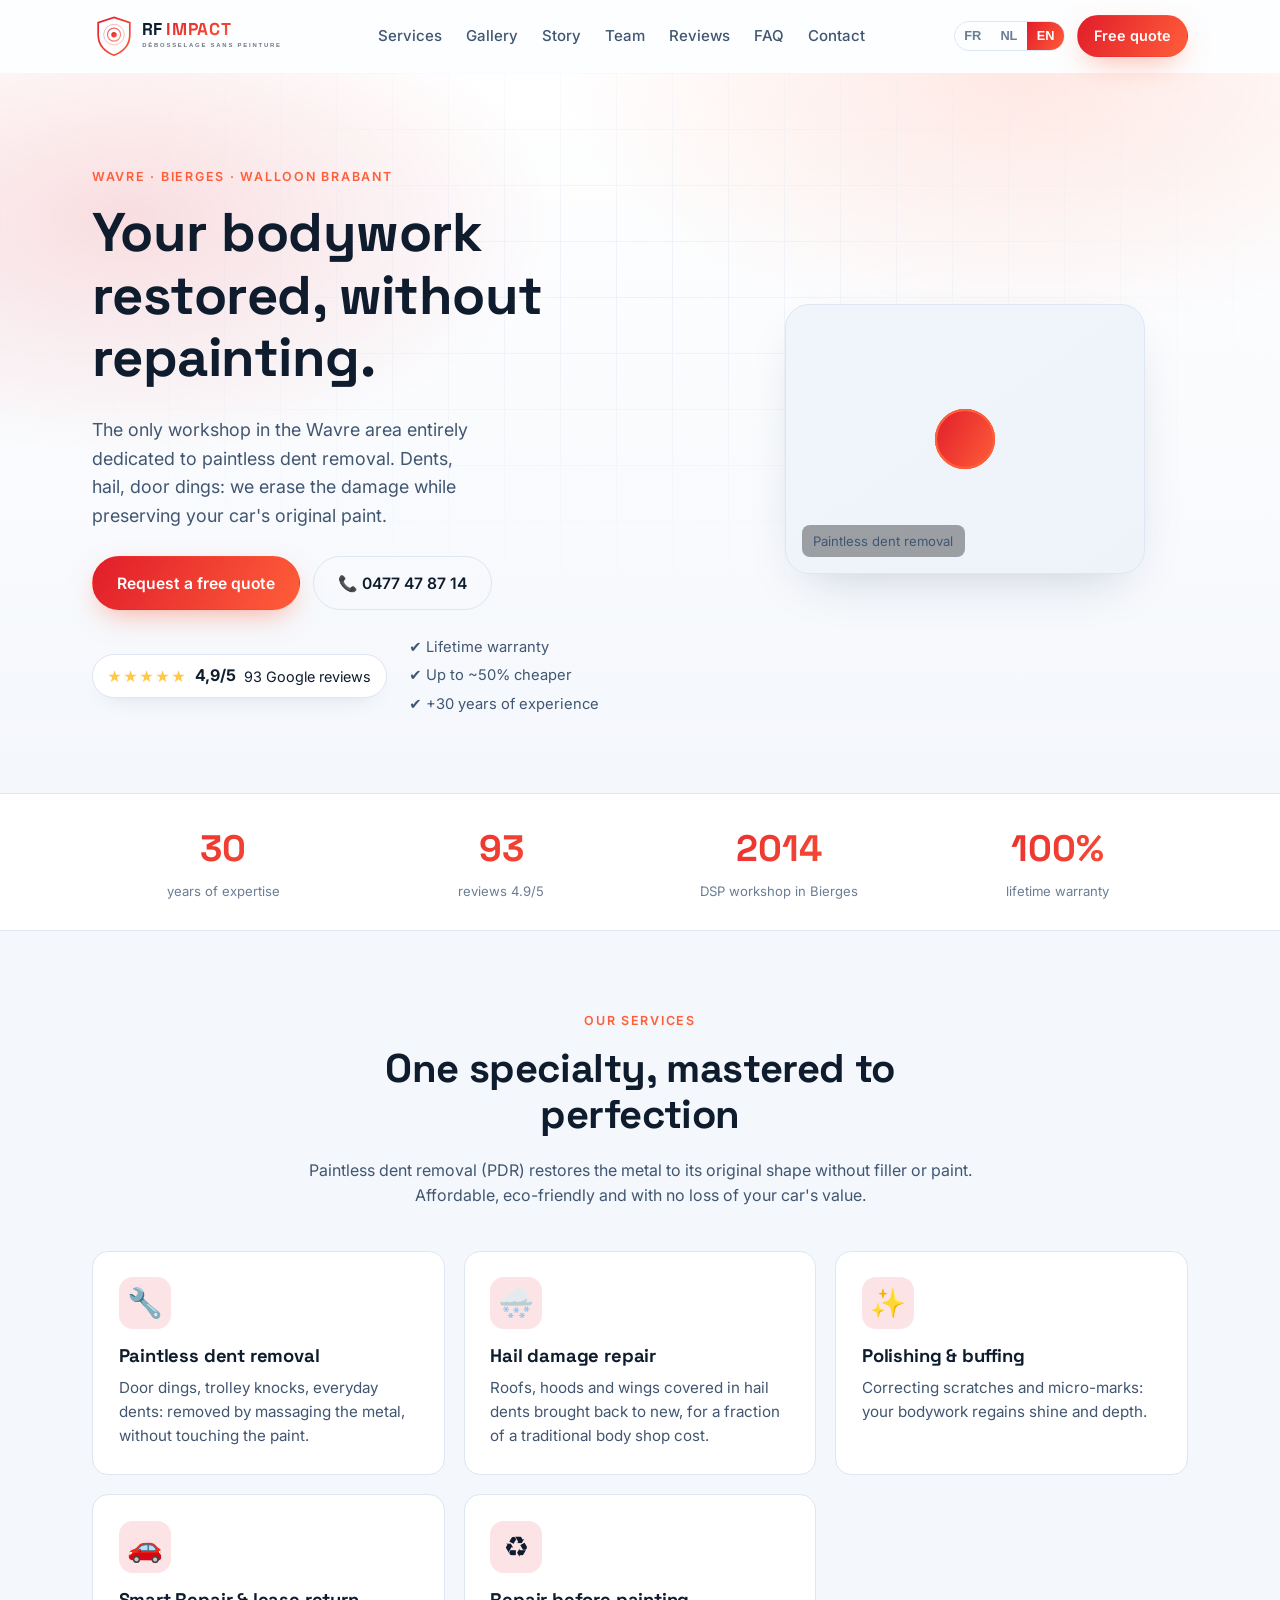
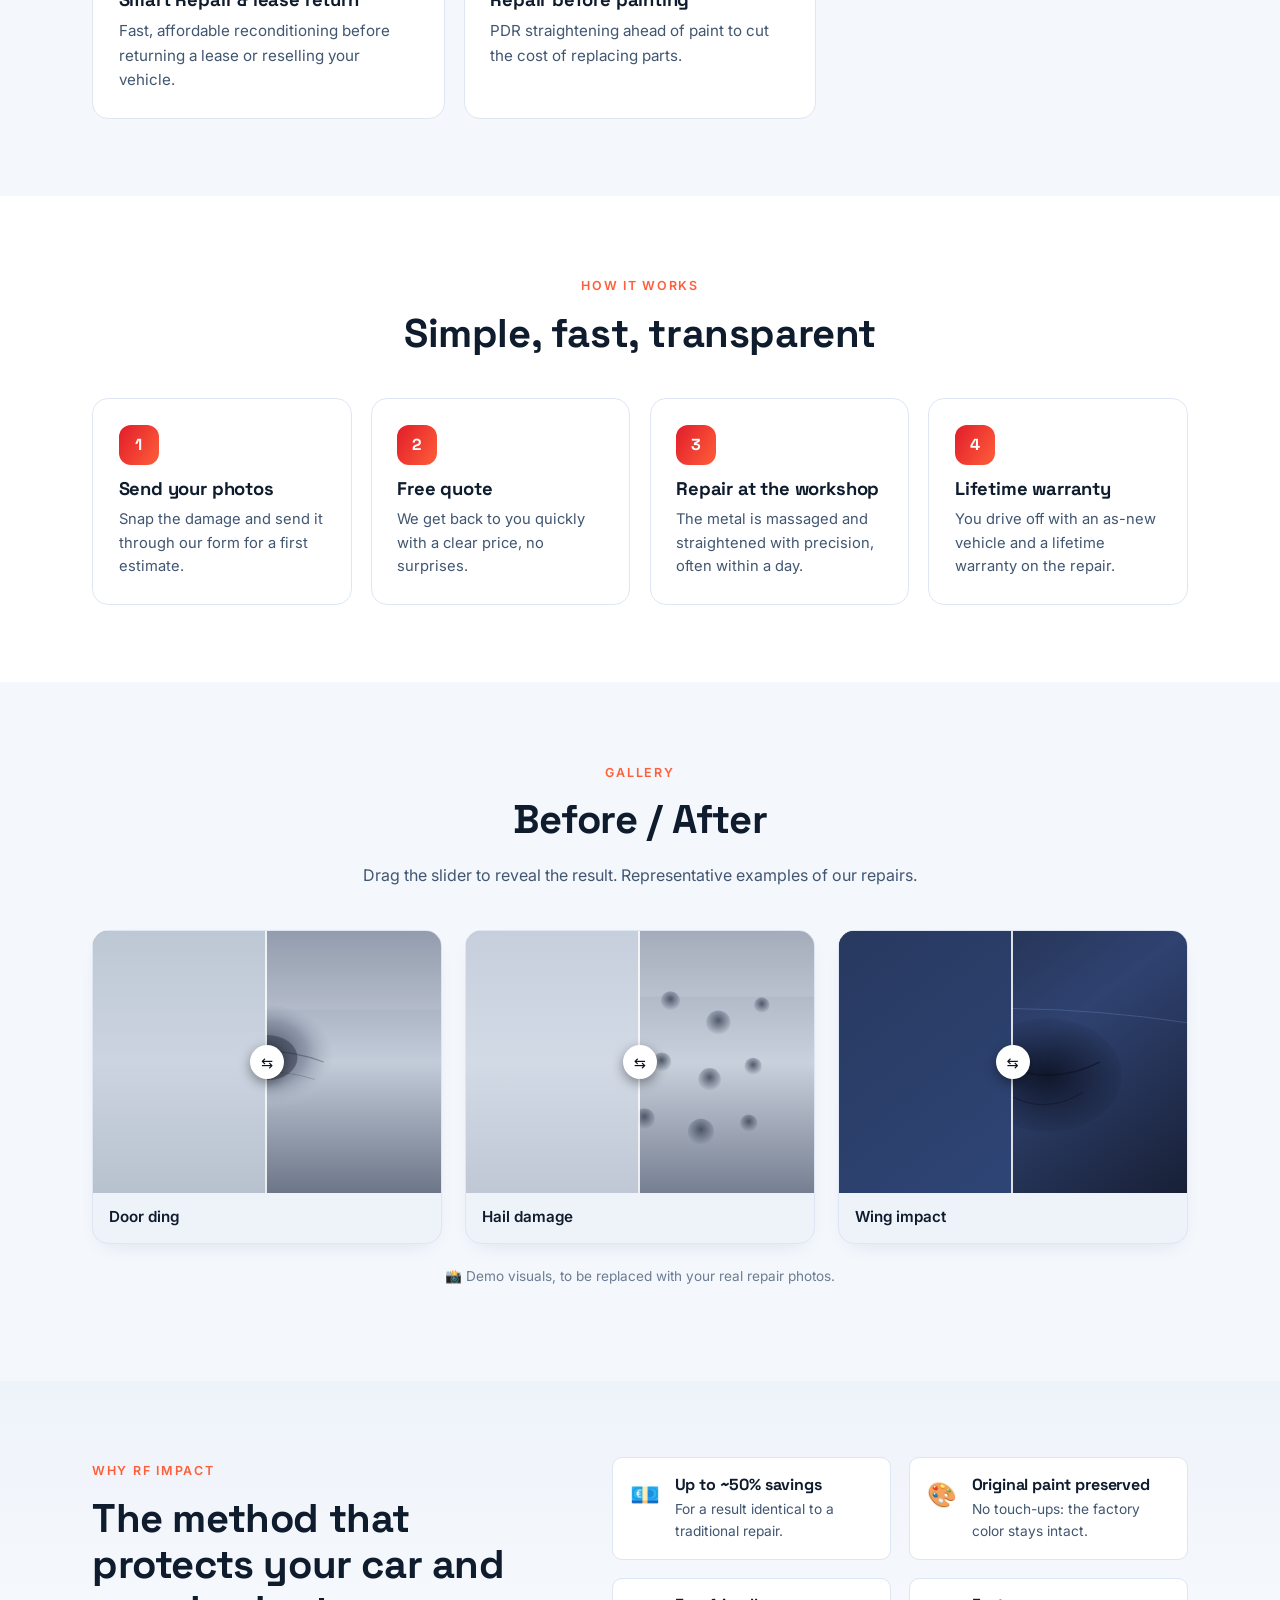
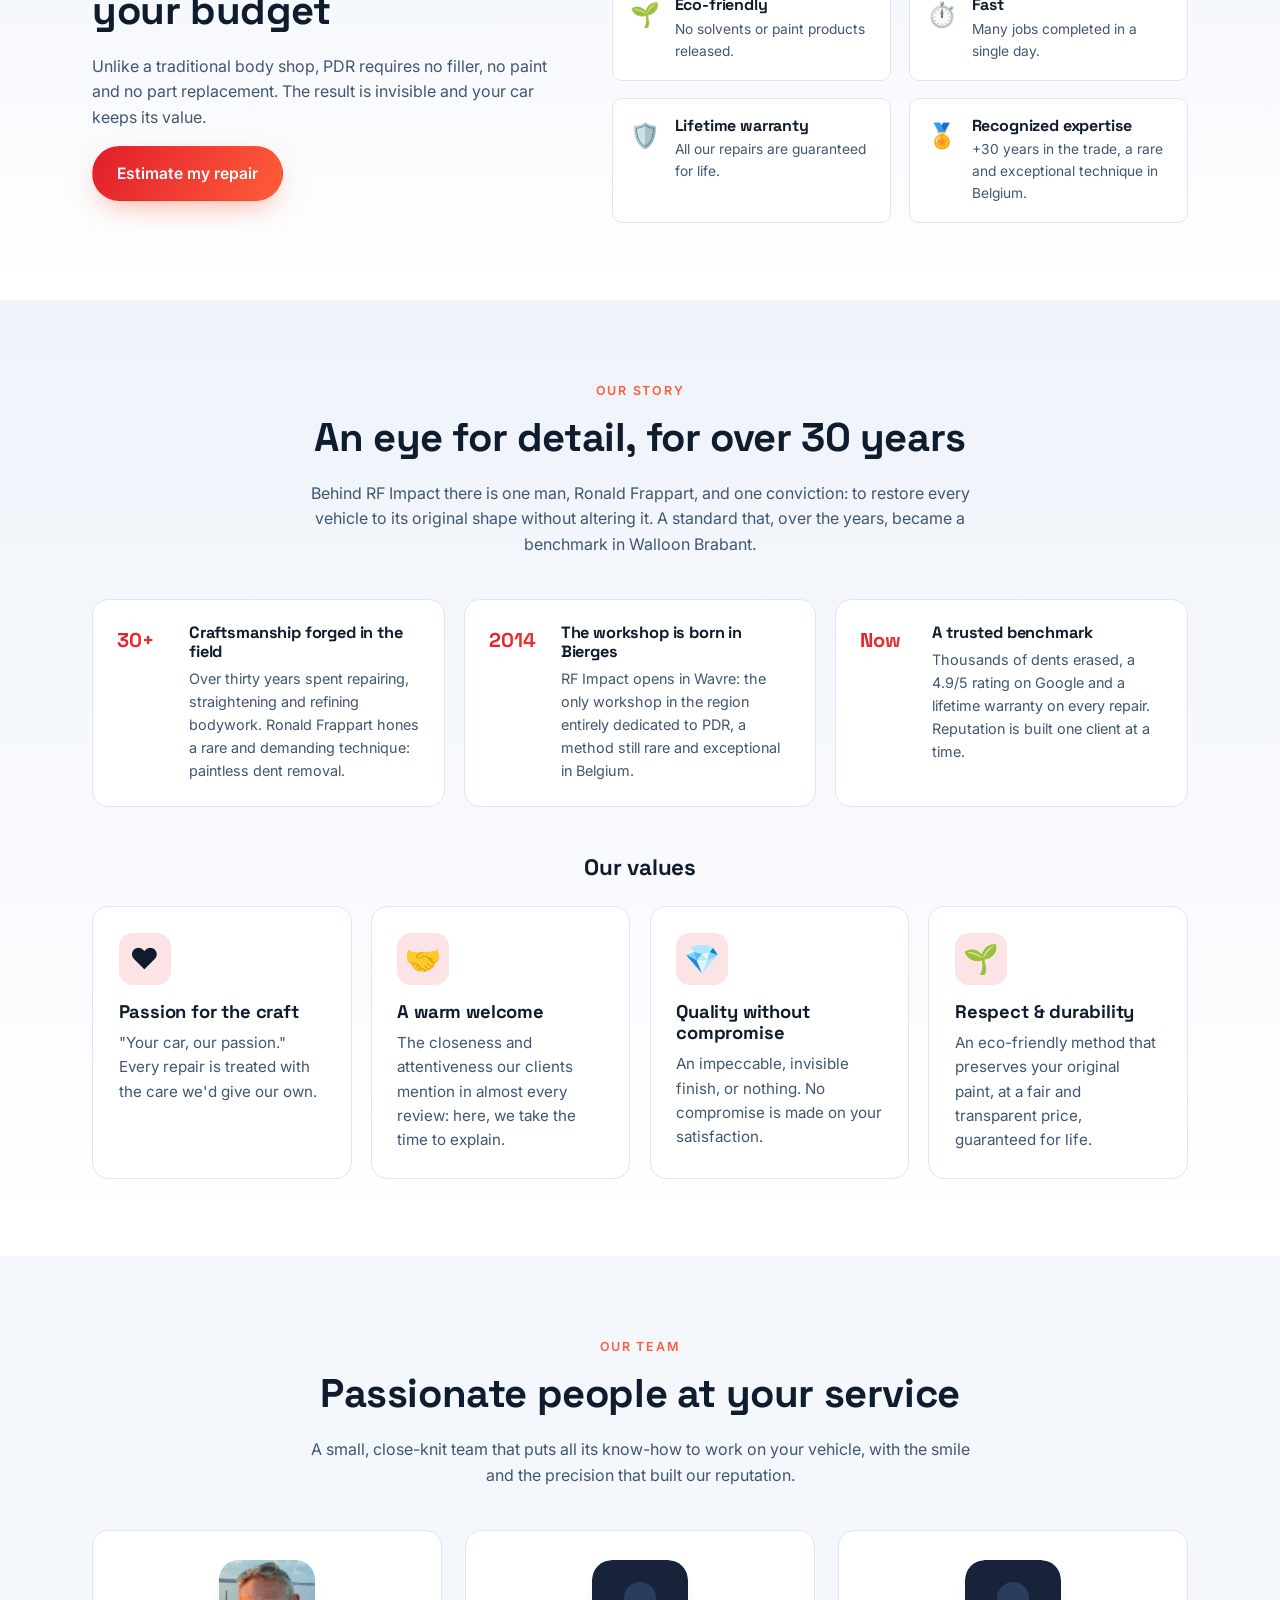
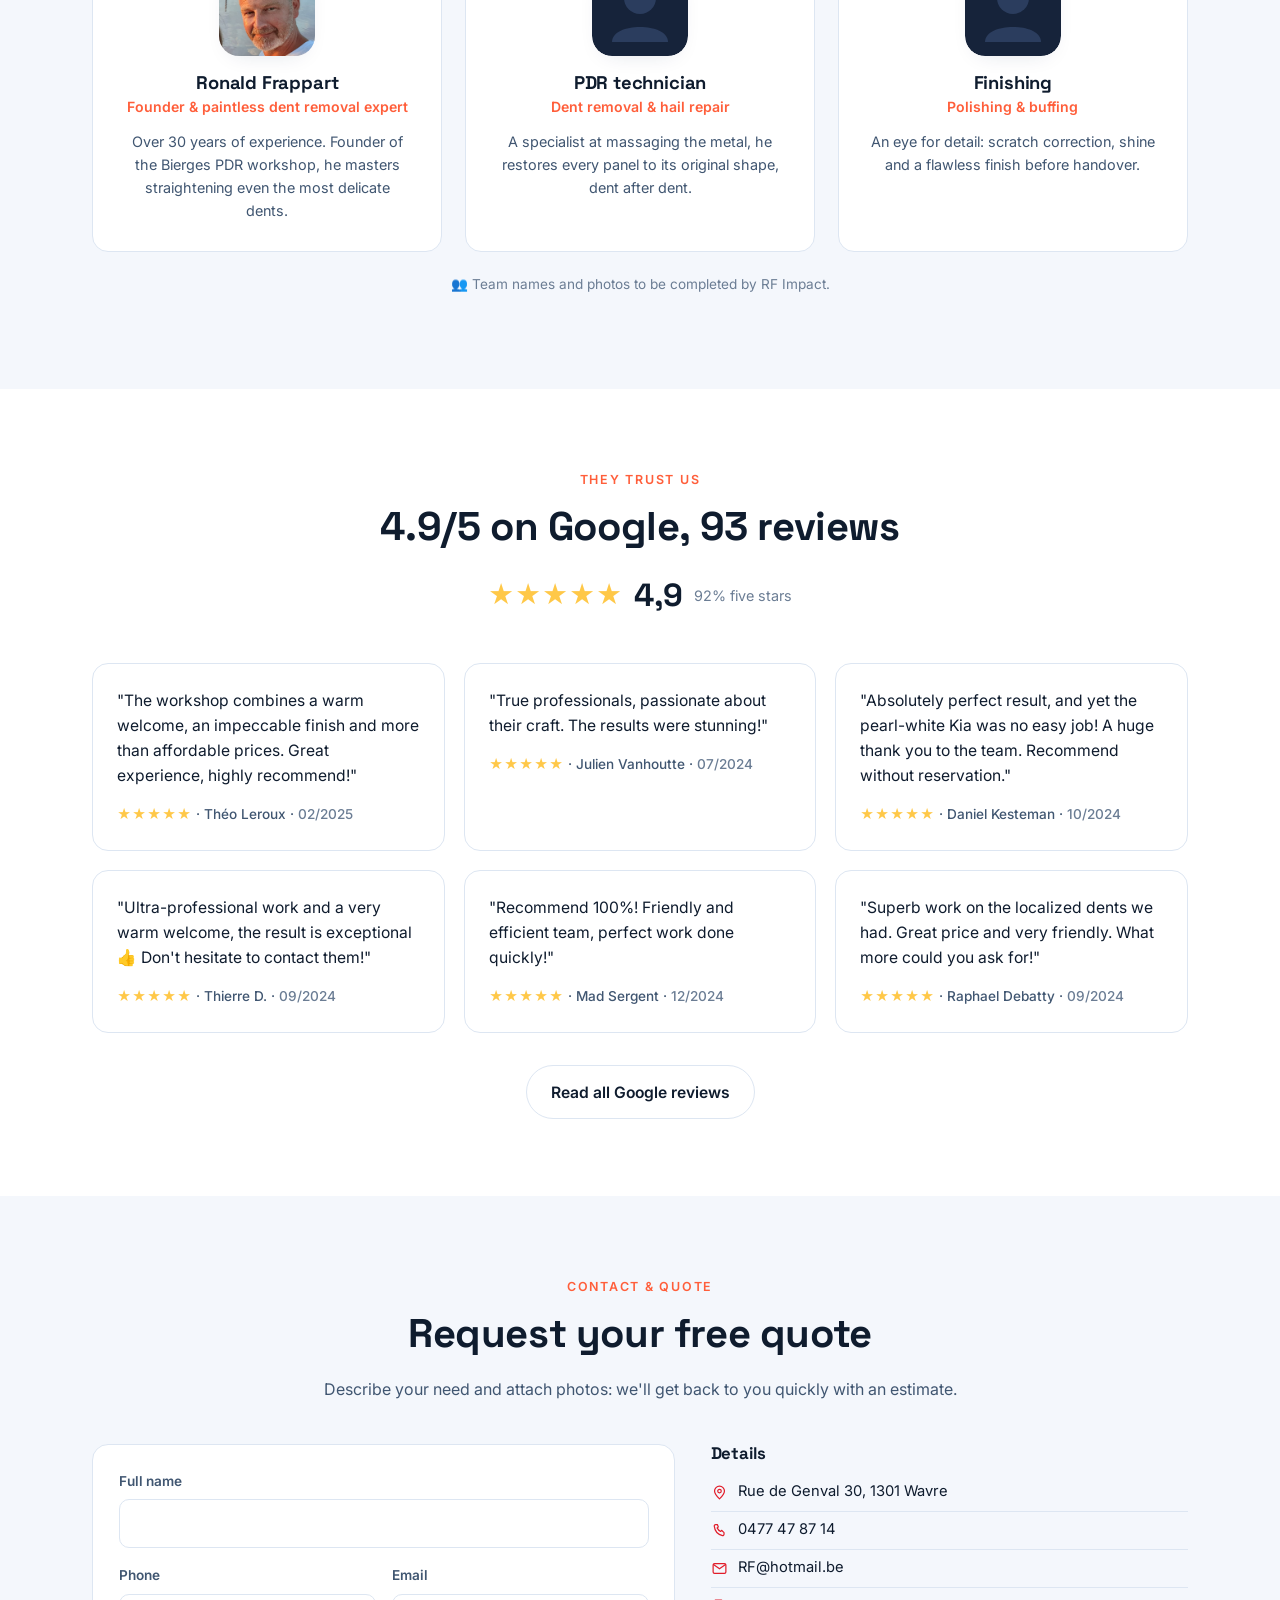
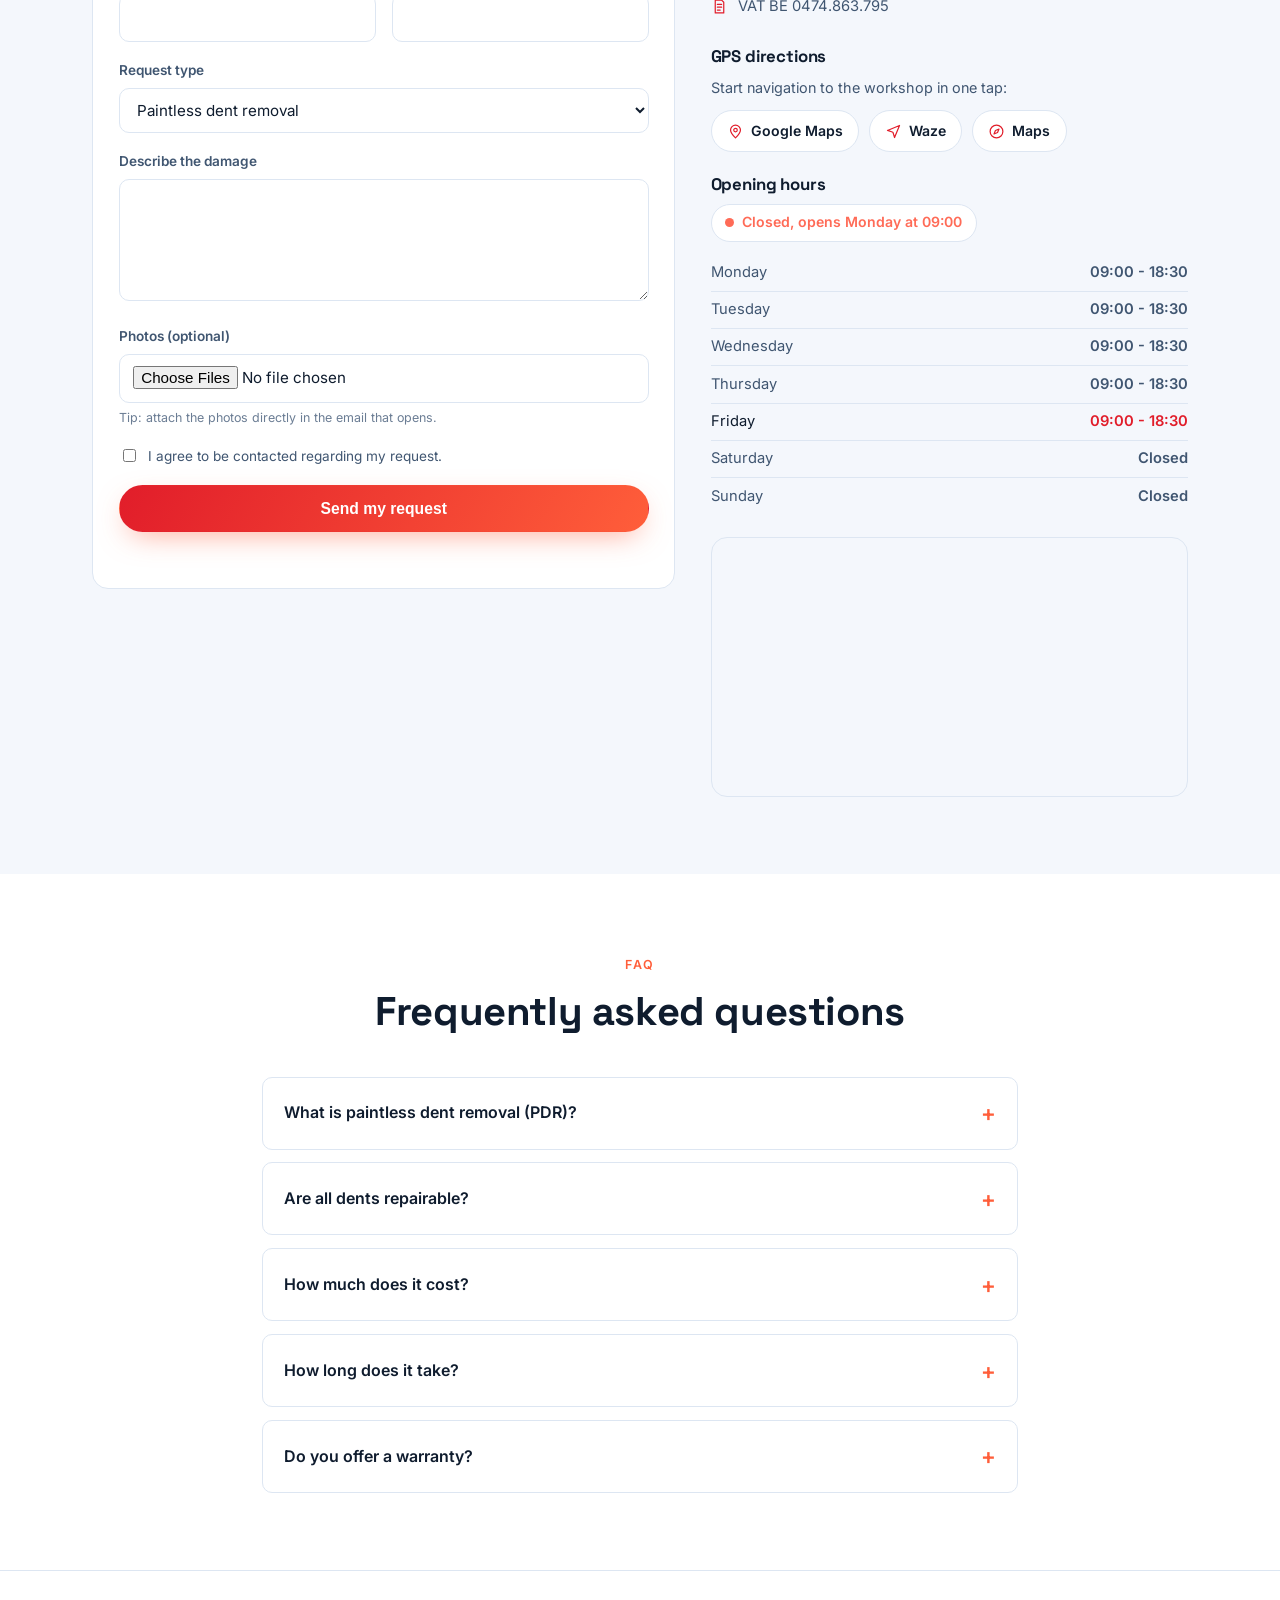
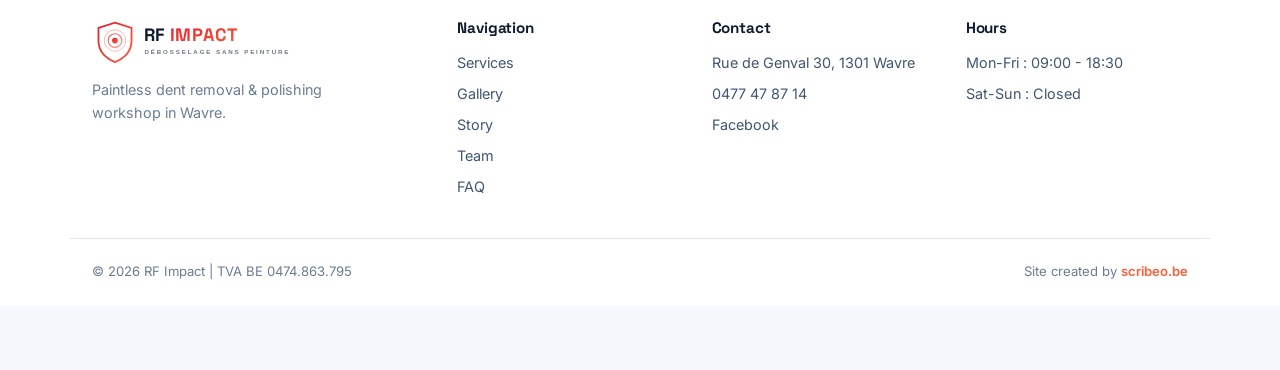
<file: index.html>
<!DOCTYPE html>
<html lang="fr">
<head>
  <meta charset="UTF-8" />
  <meta name="viewport" content="width=device-width, initial-scale=1.0, viewport-fit=cover" />
  <meta name="apple-mobile-web-app-capable" content="yes" />
  <meta name="mobile-web-app-capable" content="yes" />
  <meta name="apple-mobile-web-app-status-bar-style" content="default" />
  <meta name="apple-mobile-web-app-title" content="RF Impact" />
  <meta name="theme-color" content="#e11d2a" />
  <title>RF Impact | Débosselage sans peinture à Wavre (DSP, grêle, polissage)</title>
  <meta name="description" content="RF Impact à Wavre (Bierges) : le seul atelier de la région entièrement dédié au débosselage sans peinture (DSP). Plus de 30 ans d'expérience, garantie à vie, 4,9/5 sur Google. Grêle, coups de portière, polissage. Devis gratuit." />
  <meta name="keywords" content="débosselage sans peinture, DSP, Wavre, Bierges, grêle, carrosserie, smart repair, polissage, RF Impact, Ronald Frappart, Brabant wallon, réparation bosse voiture" />
  <meta name="author" content="RF Impact" />
  <meta name="robots" content="index, follow, max-image-preview:large, max-snippet:-1" />
  <meta name="format-detection" content="telephone=yes" />
  <link rel="canonical" href="https://rfimpact.be/" />

  <!-- Geo (local SEO) -->
  <meta name="geo.region" content="BE-WBR" />
  <meta name="geo.placename" content="Wavre, Bierges" />
  <meta name="geo.position" content="50.7057;4.5647" />
  <meta name="ICBM" content="50.7057, 4.5647" />

  <!-- Open Graph -->
  <meta property="og:type" content="business.business" />
  <meta property="og:site_name" content="RF Impact" />
  <meta property="og:title" content="RF Impact | Débosselage sans peinture à Wavre" />
  <meta property="og:description" content="Le seul atelier de Wavre entièrement dédié au débosselage sans peinture. Plus de 30 ans d'expérience, garantie à vie, 4,9/5 sur Google." />
  <meta property="og:url" content="https://rfimpact.be/" />
  <meta property="og:image" content="https://rfimpact.be/assets/og.svg" />
  <meta property="og:image:alt" content="RF Impact, débosselage sans peinture à Wavre" />
  <meta property="og:locale" content="fr_BE" />
  <meta property="og:locale:alternate" content="nl_BE" />
  <meta property="og:locale:alternate" content="en_GB" />

  <!-- Twitter Card -->
  <meta name="twitter:card" content="summary_large_image" />
  <meta name="twitter:title" content="RF Impact | Débosselage sans peinture à Wavre" />
  <meta name="twitter:description" content="Le seul atelier de Wavre dédié au débosselage sans peinture. Garantie à vie, 4,9/5 sur Google." />
  <meta name="twitter:image" content="https://rfimpact.be/assets/og.svg" />

  <link rel="icon" type="image/svg+xml" href="assets/icon.svg" />
  <link rel="apple-touch-icon" href="assets/icon.svg" />
  <link rel="manifest" href="manifest.webmanifest" />

  <link rel="preconnect" href="https://fonts.googleapis.com" />
  <link rel="preconnect" href="https://fonts.gstatic.com" crossorigin />
  <link href="https://fonts.googleapis.com/css2?family=Space+Grotesk:wght@500;600;700&family=Inter:wght@400;500;600;700&display=swap" rel="stylesheet" />
  <link rel="stylesheet" href="styles.css" />

  <!-- Structured data for local SEO -->
  <script type="application/ld+json">
  {
    "@context": "https://schema.org",
    "@type": "AutoBodyShop",
    "@id": "https://rfimpact.be/#business",
    "name": "RF Impact",
    "alternateName": "DSP RF-Impact Ronald Frappart",
    "description": "Atelier de débosselage sans peinture (DSP) à Wavre : le seul de la région entièrement dédié au DSP. Grêle, coups de portière, polissage. Garantie à vie, plus de 30 ans d'expérience.",
    "url": "https://rfimpact.be/",
    "image": "https://rfimpact.be/assets/icon.svg",
    "logo": "https://rfimpact.be/assets/icon.svg",
    "founder": { "@type": "Person", "name": "Ronald Frappart" },
    "creator": { "@type": "Organization", "name": "Scribeo", "url": "https://scribeo.be" },
    "foundingDate": "2014",
    "priceRange": "€€",
    "currenciesAccepted": "EUR",
    "paymentAccepted": "Espèces, Bancontact, Virement",
    "telephone": "+32477478714",
    "email": "RF@hotmail.be",
    "knowsLanguage": ["fr", "nl", "en"],
    "slogan": "Votre carrosserie retrouve sa forme, sans repeindre.",
    "address": {
      "@type": "PostalAddress",
      "streetAddress": "Rue de Genval 30",
      "postalCode": "1301",
      "addressLocality": "Wavre",
      "addressRegion": "Brabant wallon",
      "addressCountry": "BE"
    },
    "geo": { "@type": "GeoCoordinates", "latitude": 50.7057, "longitude": 4.5647 },
    "hasMap": "https://www.google.com/maps?q=Rue+de+Genval+30,+1301+Wavre",
    "areaServed": [
      { "@type": "City", "name": "Wavre" },
      { "@type": "City", "name": "Bierges" },
      { "@type": "City", "name": "Ottignies-Louvain-la-Neuve" },
      { "@type": "City", "name": "Rixensart" },
      { "@type": "City", "name": "Genval" },
      { "@type": "AdministrativeArea", "name": "Brabant wallon" }
    ],
    "openingHoursSpecification": [
      { "@type": "OpeningHoursSpecification", "dayOfWeek": ["Monday","Tuesday","Wednesday","Thursday","Friday"], "opens": "09:00", "closes": "18:30" }
    ],
    "sameAs": [
      "https://www.facebook.com/CentreDeDebosselageSansPeinture/",
      "https://www.google.com/search?q=RF+Impact+DSP+Wavre"
    ],
    "hasOfferCatalog": {
      "@type": "OfferCatalog",
      "name": "Services RF Impact",
      "itemListElement": [
        { "@type": "Offer", "itemOffered": { "@type": "Service", "name": "Débosselage sans peinture (DSP)" } },
        { "@type": "Offer", "itemOffered": { "@type": "Service", "name": "Réparation grêle" } },
        { "@type": "Offer", "itemOffered": { "@type": "Service", "name": "Polissage et lustrage" } },
        { "@type": "Offer", "itemOffered": { "@type": "Service", "name": "Smart Repair et retour leasing" } }
      ]
    },
    "aggregateRating": { "@type": "AggregateRating", "ratingValue": "4.9", "reviewCount": "93", "bestRating": "5" },
    "review": [
      { "@type": "Review", "author": { "@type": "Person", "name": "Théo Leroux" }, "reviewRating": { "@type": "Rating", "ratingValue": "5", "bestRating": "5" }, "reviewBody": "L'atelier allie un accueil chaleureux, un rendu impeccable et des prix plus qu'abordables. Super expérience, je recommande !" },
      { "@type": "Review", "author": { "@type": "Person", "name": "Daniel Kesteman" }, "reviewRating": { "@type": "Rating", "ratingValue": "5", "bestRating": "5" }, "reviewBody": "Résultat absolument parfait. Un tout grand merci à l'équipe. À recommander sans réserve." }
    ],
    "vatID": "BE0474863795"
  }
  </script>
</head>
<body>
  <a class="skip-link" href="#main" data-i18n="a11y.skip">Aller au contenu</a>

  <!-- ============ HEADER ============ -->
  <header class="site-header" id="siteHeader">
    <div class="container header-inner">
      <a href="#hero" class="brand" aria-label="RF Impact, accueil">
        <svg class="brand-logo" viewBox="0 0 286 64" role="img" aria-label="RF Impact" xmlns="http://www.w3.org/2000/svg">
          <defs><linearGradient id="lg1" x1="0" y1="0" x2="1" y2="1"><stop offset="0" stop-color="#e11d2a"/><stop offset="1" stop-color="#ff5e3a"/></linearGradient></defs>
          <path d="M32 5 L55 12.5 V30 C55 45 45.5 54.5 32 60 C18.5 54.5 9 45 9 30 V12.5 Z" fill="none" stroke="url(#lg1)" stroke-width="2.5"/>
          <circle cx="32" cy="30" r="4" fill="url(#lg1)"/>
          <circle cx="32" cy="30" r="9.5" fill="none" stroke="url(#lg1)" stroke-width="1.6" opacity="0.7"/>
          <circle cx="32" cy="30" r="15" fill="none" stroke="url(#lg1)" stroke-width="1.2" opacity="0.4"/>
          <text x="72" y="31" font-family="'Space Grotesk','Segoe UI',sans-serif" font-size="25" font-weight="700" fill="currentColor" letter-spacing="1">RF</text>
          <text x="108" y="31" font-family="'Space Grotesk','Segoe UI',sans-serif" font-size="25" font-weight="700" fill="url(#lg1)" letter-spacing="1">IMPACT</text>
          <text x="73" y="48" font-family="'Segoe UI',sans-serif" font-size="8.6" font-weight="600" fill="currentColor" opacity="0.6" letter-spacing="2.6">DÉBOSSELAGE SANS PEINTURE</text>
        </svg>
      </a>

      <nav class="main-nav" id="mainNav" aria-label="Navigation principale">
        <a href="#services" data-i18n="nav.services">Services</a>
        <a href="#gallery" data-i18n="nav.gallery">Galerie</a>
        <a href="#story" data-i18n="nav.story">Histoire</a>
        <a href="#team" data-i18n="nav.team">Équipe</a>
        <a href="#reviews" data-i18n="nav.reviews">Avis</a>
        <a href="#faq" data-i18n="nav.faq">FAQ</a>
        <a href="#contact" data-i18n="nav.contact">Contact</a>
      </nav>

      <div class="header-actions">
        <div class="lang-switch" role="group" aria-label="Langue">
          <button data-lang="fr" class="is-active" type="button">FR</button>
          <button data-lang="nl" type="button">NL</button>
          <button data-lang="en" type="button">EN</button>
        </div>
        <a href="#contact" class="btn btn-primary btn-sm" data-i18n="nav.cta">Devis gratuit</a>
        <button class="nav-toggle" id="navToggle" aria-label="Menu" aria-expanded="false" aria-controls="mainNav">
          <span></span><span></span><span></span>
        </button>
      </div>
    </div>
  </header>

  <main id="main">
    <!-- ============ HERO ============ -->
    <section class="hero" id="hero">
      <div class="hero-bg" aria-hidden="true"></div>
      <div class="container hero-inner">
        <div class="hero-copy">
          <span class="eyebrow" data-i18n="hero.eyebrow">Wavre · Bierges · Brabant wallon</span>
          <h1 data-i18n="hero.title">Votre carrosserie retrouve sa forme, sans repeindre.</h1>
          <p class="hero-lead" data-i18n="hero.lead">Le seul atelier de la région de Wavre entièrement dédié au débosselage sans peinture. Bosses, grêle, coups de portière : nous effaçons les impacts en préservant votre peinture d'origine.</p>
          <div class="hero-cta">
            <a href="#contact" class="btn btn-primary" data-i18n="hero.cta1">Demander un devis gratuit</a>
            <a href="tel:+32477478714" class="btn btn-ghost" data-i18n="hero.cta2">📞 0477 47 87 14</a>
          </div>
          <div class="hero-trust">
            <div class="rating-badge">
              <span class="stars" aria-hidden="true">★★★★★</span>
              <strong>4,9/5</strong>
              <span data-i18n="hero.reviews">93 avis Google</span>
            </div>
            <ul class="hero-usps">
              <li data-i18n="hero.usp1">✔ Garantie à vie</li>
              <li data-i18n="hero.usp2">✔ Jusqu'à ~50 % moins cher</li>
              <li data-i18n="hero.usp3">✔ +30 ans d'expérience</li>
            </ul>
          </div>
        </div>
        <div class="hero-visual" aria-hidden="true">
          <div class="hero-card">
            <div class="ripple"></div>
            <div class="hero-card-label"><span data-i18n="hero.cardLabel">Débosselage sans peinture</span></div>
          </div>
        </div>
      </div>
    </section>

    <!-- ============ STATS BAR ============ -->
    <section class="stats-bar" aria-label="Chiffres clés">
      <div class="container stats-grid">
        <div class="stat"><strong data-count="30">30</strong><span data-i18n="stats.years">ans d'expertise</span></div>
        <div class="stat"><strong data-count="93">93</strong><span data-i18n="stats.reviews">avis 4,9/5</span></div>
        <div class="stat"><strong>2014</strong><span data-i18n="stats.since">atelier DSP à Bierges</span></div>
        <div class="stat"><strong>100%</strong><span data-i18n="stats.guarantee">garantie à vie</span></div>
      </div>
    </section>

    <!-- ============ SERVICES ============ -->
    <section class="section" id="services">
      <div class="container">
        <header class="section-head">
          <span class="eyebrow" data-i18n="services.eyebrow">Nos services</span>
          <h2 data-i18n="services.title">Une seule spécialité, maîtrisée à la perfection</h2>
          <p data-i18n="services.intro">Le débosselage sans peinture (DSP) rend au métal sa forme d'origine sans masticage ni peinture. Économique, écologique et sans altérer la valeur de votre véhicule.</p>
        </header>
        <div class="cards">
          <article class="card">
            <div class="card-icon">🔧</div>
            <h3 data-i18n="services.s1.title">Débosselage sans peinture</h3>
            <p data-i18n="services.s1.text">Coups de portière, chocs de caddie, bosses du quotidien : effacés par massage du métal, sans toucher à la peinture.</p>
          </article>
          <article class="card">
            <div class="card-icon">🌨️</div>
            <h3 data-i18n="services.s2.title">Réparation grêle</h3>
            <p data-i18n="services.s2.text">Toit, capot et ailes constellés par la grêle remis à neuf, pour une fraction du coût d'une carrosserie classique.</p>
          </article>
          <article class="card">
            <div class="card-icon">✨</div>
            <h3 data-i18n="services.s3.title">Polissage & lustrage</h3>
            <p data-i18n="services.s3.text">Correction des griffes et micro-rayures : votre carrosserie retrouve brillance et profondeur.</p>
          </article>
          <article class="card">
            <div class="card-icon">🚗</div>
            <h3 data-i18n="services.s4.title">Smart Repair & retour leasing</h3>
            <p data-i18n="services.s4.text">Remise en état rapide et économique avant restitution d'un leasing ou revente de votre véhicule.</p>
          </article>
          <article class="card">
            <div class="card-icon">♻️</div>
            <h3 data-i18n="services.s6.title">Réparation avant peinture</h3>
            <p data-i18n="services.s6.text">Redressage DSP en amont d'une peinture pour réduire les coûts de remplacement de pièces.</p>
          </article>
        </div>
      </div>
    </section>

    <!-- ============ PROCESS ============ -->
    <section class="section section-alt" id="process">
      <div class="container">
        <header class="section-head">
          <span class="eyebrow" data-i18n="process.eyebrow">Comment ça marche</span>
          <h2 data-i18n="process.title">Simple, rapide, transparent</h2>
        </header>
        <ol class="steps">
          <li class="step"><span class="step-num">1</span><h3 data-i18n="process.p1.title">Envoyez vos photos</h3><p data-i18n="process.p1.text">Prenez le dégât en photo et envoyez-le via notre formulaire pour une première estimation.</p></li>
          <li class="step"><span class="step-num">2</span><h3 data-i18n="process.p2.title">Devis gratuit</h3><p data-i18n="process.p2.text">Nous vous recontactons rapidement avec un prix clair, sans surprise.</p></li>
          <li class="step"><span class="step-num">3</span><h3 data-i18n="process.p3.title">Réparation à l'atelier</h3><p data-i18n="process.p3.text">Le métal est massé et redressé avec précision, souvent en une journée.</p></li>
          <li class="step"><span class="step-num">4</span><h3 data-i18n="process.p4.title">Garantie à vie</h3><p data-i18n="process.p4.text">Vous repartez avec un véhicule comme neuf et une garantie à vie sur la réparation.</p></li>
        </ol>
      </div>
    </section>

    <!-- ============ GALLERY (before/after) ============ -->
    <section class="section" id="gallery">
      <div class="container">
        <header class="section-head">
          <span class="eyebrow" data-i18n="gallery.eyebrow">Galerie</span>
          <h2 data-i18n="gallery.title">Avant / Après</h2>
          <p data-i18n="gallery.intro">Glissez le curseur pour révéler le résultat. Exemples représentatifs de nos réparations.</p>
        </header>
        <div class="ba-grid" id="baGrid">
          <figure class="ba" data-before="assets/gallery/door-before.svg" data-after="assets/gallery/door-after.svg">
            <figcaption data-i18n="gallery.g1">Coup de portière</figcaption>
          </figure>
          <figure class="ba" data-before="assets/gallery/hail-before.svg" data-after="assets/gallery/hail-after.svg">
            <figcaption data-i18n="gallery.g2">Dégâts de grêle</figcaption>
          </figure>
          <figure class="ba" data-before="assets/gallery/fender-before.svg" data-after="assets/gallery/fender-after.svg">
            <figcaption data-i18n="gallery.g3">Choc sur l'aile</figcaption>
          </figure>
        </div>
        <p class="gallery-note" data-i18n="gallery.note">📸 Visuels de démonstration, à remplacer par vos vraies photos de réparations.</p>
      </div>
    </section>

    <!-- ============ ADVANTAGES ============ -->
    <section class="section section-dark" id="advantages">
      <div class="container adv-inner">
        <div class="adv-copy">
          <span class="eyebrow" data-i18n="adv.eyebrow">Pourquoi RF Impact</span>
          <h2 data-i18n="adv.title">La méthode qui préserve votre voiture et votre budget</h2>
          <p data-i18n="adv.intro">Contrairement à une carrosserie traditionnelle, le DSP ne nécessite ni mastic, ni peinture, ni remplacement de pièce. Le résultat est invisible et la valeur de votre véhicule intacte.</p>
          <a href="#contact" class="btn btn-primary" data-i18n="adv.cta">Estimer ma réparation</a>
        </div>
        <ul class="adv-list">
          <li><span class="adv-ico">💶</span><div><h3 data-i18n="adv.a1.title">Jusqu'à ~50 % d'économie</h3><p data-i18n="adv.a1.text">Pour un résultat identique à une réparation classique.</p></div></li>
          <li><span class="adv-ico">🎨</span><div><h3 data-i18n="adv.a2.title">Peinture d'origine préservée</h3><p data-i18n="adv.a2.text">Aucune retouche : la teinte constructeur reste intacte.</p></div></li>
          <li><span class="adv-ico">🌱</span><div><h3 data-i18n="adv.a3.title">Écologique</h3><p data-i18n="adv.a3.text">Pas de solvants ni de produits de peinture rejetés.</p></div></li>
          <li><span class="adv-ico">⏱️</span><div><h3 data-i18n="adv.a4.title">Rapide</h3><p data-i18n="adv.a4.text">Beaucoup d'interventions réalisées en une seule journée.</p></div></li>
          <li><span class="adv-ico">🛡️</span><div><h3 data-i18n="adv.a5.title">Garantie à vie</h3><p data-i18n="adv.a5.text">Toutes nos réparations sont garanties à vie.</p></div></li>
          <li><span class="adv-ico">🏅</span><div><h3 data-i18n="adv.a6.title">Expertise reconnue</h3><p data-i18n="adv.a6.text">+30 ans de métier, une technique rare et exceptionnelle en Belgique.</p></div></li>
        </ul>
      </div>
    </section>

    <!-- ============ STORY / HISTORY & VALUES ============ -->
    <section class="section section-dark" id="story">
      <div class="container">
        <header class="section-head">
          <span class="eyebrow" data-i18n="story.eyebrow">Notre histoire</span>
          <h2 data-i18n="story.title">Une passion du détail, depuis plus de 30 ans</h2>
          <p data-i18n="story.intro">Derrière RF Impact, il y a un homme, Ronald Frappart, et une conviction : redonner à chaque véhicule sa forme d'origine, sans le dénaturer. Une exigence devenue, au fil des années, une référence dans le Brabant wallon.</p>
        </header>

        <ol class="timeline">
          <li class="tl-item">
            <span class="tl-year">30+</span>
            <div>
              <h3 data-i18n="story.t1.title">Un savoir-faire forgé sur le terrain</h3>
              <p data-i18n="story.t1.text">Plus de trente ans passés à réparer, redresser et sublimer des carrosseries. Ronald Frappart affine une technique rare et exigeante : le débosselage sans peinture.</p>
            </div>
          </li>
          <li class="tl-item">
            <span class="tl-year">2014</span>
            <div>
              <h3 data-i18n="story.t2.title">Naissance de l'atelier à Bierges</h3>
              <p data-i18n="story.t2.text">RF Impact ouvre ses portes à Wavre : le seul atelier de la région entièrement dédié au DSP, une méthode encore rare et exceptionnelle en Belgique.</p>
            </div>
          </li>
          <li class="tl-item">
            <span class="tl-year" data-i18n="story.t3.year">Auj.</span>
            <div>
              <h3 data-i18n="story.t3.title">Une référence de confiance</h3>
              <p data-i18n="story.t3.text">Des milliers d'impacts effacés, une note de 4,9/5 sur Google et une garantie à vie sur chaque réparation. La réputation se construit un client à la fois.</p>
            </div>
          </li>
        </ol>

        <h3 class="values-head" data-i18n="story.valuesTitle">Nos valeurs</h3>
        <div class="cards cards-4">
          <article class="card">
            <div class="card-icon">❤️</div>
            <h3 data-i18n="story.v1.title">La passion du métier</h3>
            <p data-i18n="story.v1.text">« Votre voiture, notre passion. » Chaque réparation est traitée avec le soin que l'on porterait à la sienne.</p>
          </article>
          <article class="card">
            <div class="card-icon">🤝</div>
            <h3 data-i18n="story.v2.title">Un accueil chaleureux</h3>
            <p data-i18n="story.v2.text">La proximité et l'écoute que nos clients citent dans presque tous leurs avis : ici, on prend le temps de vous expliquer.</p>
          </article>
          <article class="card">
            <div class="card-icon">💎</div>
            <h3 data-i18n="story.v3.title">La qualité sans compromis</h3>
            <p data-i18n="story.v3.text">Un rendu impeccable, invisible, ou rien. Aucun compromis n'est fait sur votre satisfaction.</p>
          </article>
          <article class="card">
            <div class="card-icon">🌱</div>
            <h3 data-i18n="story.v4.title">Le respect & la durabilité</h3>
            <p data-i18n="story.v4.text">Une méthode écologique qui préserve votre peinture d'origine, à un prix juste et transparent, garantie à vie.</p>
          </article>
        </div>
      </div>
    </section>

    <!-- ============ TEAM ============ -->
    <section class="section" id="team">
      <div class="container">
        <header class="section-head">
          <span class="eyebrow" data-i18n="team.eyebrow">Notre équipe</span>
          <h2 data-i18n="team.title">Des passionnés à votre service</h2>
          <p data-i18n="team.intro">Une petite équipe soudée qui met tout son savoir-faire au service de votre véhicule, avec le sourire et la précision qui font notre réputation.</p>
        </header>
        <div class="team-grid">
          <article class="team-card">
            <div class="avatar avatar-photo">
              <img src="assets/team/ronald.jpg" alt="Ronald Frappart, fondateur de RF Impact" loading="lazy"
                   onerror="this.style.display='none';this.nextElementSibling.style.display='block';" />
              <svg viewBox="0 0 96 96" style="display:none" aria-hidden="true" xmlns="http://www.w3.org/2000/svg"><defs><linearGradient id="av1" x1="0" y1="0" x2="1" y2="1"><stop offset="0" stop-color="#e11d2a"/><stop offset="1" stop-color="#ff5e3a"/></linearGradient></defs><rect width="96" height="96" rx="20" fill="#0f1826"/><text x="48" y="60" font-family="'Space Grotesk',sans-serif" font-size="34" font-weight="700" fill="url(#av1)" text-anchor="middle">RF</text></svg>
            </div>
            <h3 data-i18n="team.m1.name">Ronald Frappart</h3>
            <p class="team-role" data-i18n="team.m1.role">Fondateur & expert en débosselage sans peinture</p>
            <p class="team-bio" data-i18n="team.m1.bio">Plus de 30 ans d'expérience. À l'origine de l'atelier DSP de Bierges, il maîtrise le redressage des impacts les plus délicats.</p>
          </article>
          <article class="team-card">
            <div class="avatar" aria-hidden="true">
              <svg viewBox="0 0 96 96" xmlns="http://www.w3.org/2000/svg"><rect width="96" height="96" rx="20" fill="#16233a"/><circle cx="48" cy="38" r="16" fill="#2b3d5e"/><path d="M20 82 C20 62 76 62 76 82 Z" fill="#2b3d5e"/></svg>
            </div>
            <h3 data-i18n="team.m2.name">Technicien DSP</h3>
            <p class="team-role" data-i18n="team.m2.role">Débosselage & réparation grêle</p>
            <p class="team-bio" data-i18n="team.m2.bio">Spécialiste du massage du métal, il redonne à chaque carrosserie sa forme d'origine, impact après impact.</p>
          </article>
          <article class="team-card">
            <div class="avatar" aria-hidden="true">
              <svg viewBox="0 0 96 96" xmlns="http://www.w3.org/2000/svg"><rect width="96" height="96" rx="20" fill="#16233a"/><circle cx="48" cy="38" r="16" fill="#2b3d5e"/><path d="M20 82 C20 62 76 62 76 82 Z" fill="#2b3d5e"/></svg>
            </div>
            <h3 data-i18n="team.m3.name">Finitions</h3>
            <p class="team-role" data-i18n="team.m3.role">Polissage & lustrage</p>
            <p class="team-bio" data-i18n="team.m3.bio">Le souci du détail : correction des griffes, brillance et rendu impeccable avant la restitution.</p>
          </article>
        </div>
        <p class="gallery-note" data-i18n="team.note">👥 Noms et photos de l'équipe à compléter par RF Impact.</p>
      </div>
    </section>

    <!-- ============ REVIEWS ============ -->
    <section class="section section-alt" id="reviews">
      <div class="container">
        <header class="section-head">
          <span class="eyebrow" data-i18n="rev.eyebrow">Ils nous font confiance</span>
          <h2 data-i18n="rev.title">4,9/5 sur Google, 93 avis</h2>
          <div class="rating-hero">
            <span class="stars big" aria-hidden="true">★★★★★</span>
            <span class="rating-num">4,9</span>
            <span class="rating-sub" data-i18n="rev.sub">92 % de 5 étoiles</span>
          </div>
        </header>
        <div class="reviews-grid">
          <blockquote class="review">
            <p data-i18n="rev.r1">« L'atelier allie un accueil chaleureux, un rendu impeccable et des prix plus qu'abordables. Super expérience, je recommande ! »</p>
            <footer><span class="rev-stars">★★★★★</span> · Théo Leroux · <span class="rev-date">02/2025</span></footer>
          </blockquote>
          <blockquote class="review">
            <p data-i18n="rev.r2">« De vrais professionnels passionnés par leur métier. Les résultats étaient bluffants ! »</p>
            <footer><span class="rev-stars">★★★★★</span> · Julien Vanhoutte · <span class="rev-date">07/2024</span></footer>
          </blockquote>
          <blockquote class="review">
            <p data-i18n="rev.r3">« Résultat absolument parfait, et pourtant le blanc nacré de la Kia n'était pas évident ! Un tout grand merci à l'équipe. À recommander sans réserve. »</p>
            <footer><span class="rev-stars">★★★★★</span> · Daniel Kesteman · <span class="rev-date">10/2024</span></footer>
          </blockquote>
          <blockquote class="review">
            <p data-i18n="rev.r4">« Travail ultra professionnel et accueil super chaleureux, le résultat est exceptionnel 👍 N'hésitez pas à les contacter ! »</p>
            <footer><span class="rev-stars">★★★★★</span> · Thierre D. · <span class="rev-date">09/2024</span></footer>
          </blockquote>
          <blockquote class="review">
            <p data-i18n="rev.r5">« Je recommande à 100 % ! Équipe sympathique et efficace, travail parfait et effectué rapidement ! »</p>
            <footer><span class="rev-stars">★★★★★</span> · Mad Sergent · <span class="rev-date">12/2024</span></footer>
          </blockquote>
          <blockquote class="review">
            <p data-i18n="rev.r6">« Superbe travail pour les coups localisés que nous avions. Top prix et très sympa. Que demander de plus ! »</p>
            <footer><span class="rev-stars">★★★★★</span> · Raphael Debatty · <span class="rev-date">09/2024</span></footer>
          </blockquote>
        </div>
        <div class="reviews-cta">
          <a href="https://www.google.com/search?q=RF+Impact+DSP+Wavre+avis" target="_blank" rel="noopener" class="btn btn-ghost" data-i18n="rev.cta">Lire tous les avis Google</a>
        </div>
      </div>
    </section>

    <!-- ============ CONTACT / MAP / FORM ============ -->
    <section class="section" id="contact">
      <div class="container">
        <header class="section-head">
          <span class="eyebrow" data-i18n="contact.eyebrow">Contact & devis</span>
          <h2 data-i18n="contact.title">Demandez votre devis gratuit</h2>
          <p data-i18n="contact.intro">Décrivez votre besoin et joignez des photos : nous revenons vers vous rapidement avec une estimation.</p>
        </header>

        <div class="contact-grid">
          <!-- Form -->
          <form class="quote-form" id="quoteForm" novalidate>
            <div class="field">
              <label for="qName" data-i18n="contact.name">Nom complet</label>
              <input type="text" id="qName" name="name" required autocomplete="name" />
            </div>
            <div class="field-row">
              <div class="field">
                <label for="qPhone" data-i18n="contact.phone">Téléphone</label>
                <input type="tel" id="qPhone" name="phone" autocomplete="tel" />
              </div>
              <div class="field">
                <label for="qEmail" data-i18n="contact.email">E-mail</label>
                <input type="email" id="qEmail" name="email" required autocomplete="email" />
              </div>
            </div>
            <div class="field">
              <label for="qService" data-i18n="contact.service">Type de demande</label>
              <select id="qService" name="service">
                <option value="dsp" data-i18n="contact.opt1">Débosselage sans peinture</option>
                <option value="grele" data-i18n="contact.opt2">Réparation grêle</option>
                <option value="polissage" data-i18n="contact.opt3">Polissage</option>
                <option value="leasing" data-i18n="contact.opt4">Smart Repair / retour leasing</option>
                <option value="autre" data-i18n="contact.opt6">Autre</option>
              </select>
            </div>
            <div class="field">
              <label for="qMsg" data-i18n="contact.message">Décrivez le dégât</label>
              <textarea id="qMsg" name="message" rows="4" required></textarea>
            </div>
            <div class="field">
              <label for="qPhotos" data-i18n="contact.photos">Photos (facultatif)</label>
              <input type="file" id="qPhotos" name="photos" accept="image/*" multiple />
              <small data-i18n="contact.photosNote">Astuce : joignez les photos directement dans l'e-mail qui s'ouvrira.</small>
            </div>
            <label class="consent">
              <input type="checkbox" id="qConsent" required />
              <span data-i18n="contact.consent">J'accepte d'être recontacté au sujet de ma demande.</span>
            </label>
            <button type="submit" class="btn btn-primary btn-block" data-i18n="contact.submit">Envoyer ma demande</button>
            <p class="form-status" id="formStatus" role="status" aria-live="polite"></p>
          </form>

          <!-- Info + map -->
          <aside class="contact-info">
            <div class="info-block">
              <h3 data-i18n="contact.coords">Coordonnées</h3>
              <ul class="info-list contact-lines">
                <li>
                  <svg class="li-ico" viewBox="0 0 24 24" fill="none" stroke="currentColor" stroke-width="1.7" stroke-linecap="round" stroke-linejoin="round" aria-hidden="true"><path d="M12 21s7-6.3 7-11a7 7 0 1 0-14 0c0 4.7 7 11 7 11Z"/><circle cx="12" cy="10" r="2.5"/></svg>
                  <a href="https://www.google.com/maps?q=Rue+de+Genval+30,+1301+Wavre" target="_blank" rel="noopener">Rue de Genval 30, 1301 Wavre</a>
                </li>
                <li>
                  <svg class="li-ico" viewBox="0 0 24 24" fill="none" stroke="currentColor" stroke-width="1.7" stroke-linecap="round" stroke-linejoin="round" aria-hidden="true"><path d="M6.8 3.6H9l1.3 3.5-1.7 1.2a11.5 11.5 0 0 0 5.1 5.1l1.2-1.7L18.4 15v2.2a2 2 0 0 1-2.2 2A15.5 15.5 0 0 1 4.6 5.8 2 2 0 0 1 6.8 3.6Z"/></svg>
                  <a href="tel:+32477478714">0477 47 87 14</a>
                </li>
                <li>
                  <svg class="li-ico" viewBox="0 0 24 24" fill="none" stroke="currentColor" stroke-width="1.7" stroke-linecap="round" stroke-linejoin="round" aria-hidden="true"><rect x="3" y="5" width="18" height="14" rx="2"/><path d="m3.5 6.5 8.5 6 8.5-6"/></svg>
                  <a href="mailto:RF@hotmail.be">RF@hotmail.be</a>
                </li>
                <li>
                  <svg class="li-ico" viewBox="0 0 24 24" fill="none" stroke="currentColor" stroke-width="1.7" stroke-linecap="round" stroke-linejoin="round" aria-hidden="true"><path d="M6 3h9l3 3v15H6z"/><path d="M9 9h6M9 13h6M9 17h4"/></svg>
                  <span><span data-i18n="contact.vat">TVA</span> BE 0474.863.795</span>
                </li>
              </ul>
            </div>
            <div class="info-block">
              <h3 data-i18n="contact.gps">Itinéraire GPS</h3>
              <p class="gps-intro" data-i18n="contact.gpsIntro">Lancez la navigation vers l'atelier en un clic :</p>
              <div class="gps-buttons">
                <a class="gps-btn" href="https://www.google.com/maps/dir/?api=1&destination=Rue%20de%20Genval%2030%2C%201301%20Wavre%2C%20Belgique" target="_blank" rel="noopener">
                  <svg class="gps-ico" viewBox="0 0 24 24" fill="none" stroke="currentColor" stroke-width="1.7" stroke-linecap="round" stroke-linejoin="round" aria-hidden="true"><path d="M12 21s7-6.3 7-11a7 7 0 1 0-14 0c0 4.7 7 11 7 11Z"/><circle cx="12" cy="10" r="2.5"/></svg> Google Maps
                </a>
                <a class="gps-btn" href="https://waze.com/ul?q=Rue%20de%20Genval%2030%2C%201301%20Wavre&navigate=yes" target="_blank" rel="noopener">
                  <svg class="gps-ico" viewBox="0 0 24 24" fill="none" stroke="currentColor" stroke-width="1.7" stroke-linecap="round" stroke-linejoin="round" aria-hidden="true"><path d="M3.5 10.5 20.5 3.5 13.5 20.5 11.2 13Z"/></svg> Waze
                </a>
                <a class="gps-btn" href="https://maps.apple.com/?daddr=Rue%20de%20Genval%2030%2C%201301%20Wavre%2C%20Belgique&dirflg=d" target="_blank" rel="noopener">
                  <svg class="gps-ico" viewBox="0 0 24 24" fill="none" stroke="currentColor" stroke-width="1.7" stroke-linecap="round" stroke-linejoin="round" aria-hidden="true"><circle cx="12" cy="12" r="9"/><path d="m15.5 8.5-2 5-5 2 2-5Z"/></svg> <span data-i18n="contact.applemaps">Plans</span>
                </a>
              </div>
            </div>
            <div class="info-block">
              <h3 data-i18n="contact.hours">Horaires</h3>
              <div class="hours-status" id="hoursStatus" aria-live="polite"><span class="hs-dot"></span><span class="hs-text"></span></div>
              <ul class="info-list hours-list" id="hoursList">
                <li data-day="1"><span data-i18n="day.mon">Lundi</span><strong>09:00 - 18:30</strong></li>
                <li data-day="2"><span data-i18n="day.tue">Mardi</span><strong>09:00 - 18:30</strong></li>
                <li data-day="3"><span data-i18n="day.wed">Mercredi</span><strong>09:00 - 18:30</strong></li>
                <li data-day="4"><span data-i18n="day.thu">Jeudi</span><strong>09:00 - 18:30</strong></li>
                <li data-day="5"><span data-i18n="day.fri">Vendredi</span><strong>09:00 - 18:30</strong></li>
                <li data-day="6"><span data-i18n="day.sat">Samedi</span><strong data-i18n="contact.closed">Fermé</strong></li>
                <li data-day="0"><span data-i18n="day.sun">Dimanche</span><strong data-i18n="contact.closed">Fermé</strong></li>
              </ul>
            </div>
            <div class="map-wrap">
              <iframe
                title="Carte RF Impact, Rue de Genval 30, 1301 Wavre"
                src="https://www.google.com/maps?q=Rue%20de%20Genval%2030,%201301%20Wavre&output=embed"
                loading="lazy" referrerpolicy="no-referrer-when-downgrade"></iframe>
            </div>
          </aside>
        </div>
      </div>
    </section>

    <!-- ============ FAQ ============ -->
    <section class="section section-alt" id="faq">
      <div class="container container-narrow">
        <header class="section-head">
          <span class="eyebrow" data-i18n="faq.eyebrow">FAQ</span>
          <h2 data-i18n="faq.title">Questions fréquentes</h2>
        </header>
        <div class="faq-list" id="faqList">
          <details class="faq-item">
            <summary data-i18n="faq.q1">Qu'est-ce que le débosselage sans peinture (DSP) ?</summary>
            <div class="faq-a"><p data-i18n="faq.a1">C'est une technique qui consiste à masser le métal par l'arrière pour lui rendre sa forme d'origine, sans mastic ni peinture. La peinture d'usine reste intacte.</p></div>
          </details>
          <details class="faq-item">
            <summary data-i18n="faq.q2">Toutes les bosses sont-elles réparables ?</summary>
            <div class="faq-a"><p data-i18n="faq.a2">La plupart des bosses sans peinture éclatée le sont. Pour la grêle, nous atteignons souvent ~80 % d'efficacité selon l'ampleur. Envoyez-nous une photo pour un avis précis.</p></div>
          </details>
          <details class="faq-item">
            <summary data-i18n="faq.q3">Combien ça coûte ?</summary>
            <div class="faq-a"><p data-i18n="faq.a3">Le DSP revient généralement jusqu'à ~50 % moins cher qu'une réparation traditionnelle. Le prix dépend du nombre et de la taille des impacts, le devis est gratuit.</p></div>
          </details>
          <details class="faq-item">
            <summary data-i18n="faq.q4">Combien de temps faut-il ?</summary>
            <div class="faq-a"><p data-i18n="faq.a4">De nombreuses réparations sont réalisées en une seule journée. Nous vous communiquons le délai précis lors du devis.</p></div>
          </details>
          <details class="faq-item">
            <summary data-i18n="faq.q5">Offrez-vous une garantie ?</summary>
            <div class="faq-a"><p data-i18n="faq.a5">Oui : toutes nos réparations sont garanties à vie.</p></div>
          </details>
        </div>
      </div>
    </section>
  </main>

  <!-- ============ FOOTER ============ -->
  <footer class="site-footer" id="site-footer">
    <div class="container footer-grid">
      <div class="footer-brand">
        <svg class="brand-logo" viewBox="0 0 286 64" role="img" aria-label="RF Impact" xmlns="http://www.w3.org/2000/svg">
          <defs><linearGradient id="lg2" x1="0" y1="0" x2="1" y2="1"><stop offset="0" stop-color="#e11d2a"/><stop offset="1" stop-color="#ff5e3a"/></linearGradient></defs>
          <path d="M32 5 L55 12.5 V30 C55 45 45.5 54.5 32 60 C18.5 54.5 9 45 9 30 V12.5 Z" fill="none" stroke="url(#lg2)" stroke-width="2.5"/>
          <circle cx="32" cy="30" r="4" fill="url(#lg2)"/>
          <circle cx="32" cy="30" r="9.5" fill="none" stroke="url(#lg2)" stroke-width="1.6" opacity="0.7"/>
          <circle cx="32" cy="30" r="15" fill="none" stroke="url(#lg2)" stroke-width="1.2" opacity="0.4"/>
          <text x="72" y="31" font-family="'Space Grotesk','Segoe UI',sans-serif" font-size="25" font-weight="700" fill="currentColor" letter-spacing="1">RF</text>
          <text x="108" y="31" font-family="'Space Grotesk','Segoe UI',sans-serif" font-size="25" font-weight="700" fill="url(#lg2)" letter-spacing="1">IMPACT</text>
          <text x="73" y="48" font-family="'Segoe UI',sans-serif" font-size="8.6" font-weight="600" fill="currentColor" opacity="0.6" letter-spacing="2.6">DÉBOSSELAGE SANS PEINTURE</text>
        </svg>
        <p data-i18n="footer.tagline">Atelier de débosselage sans peinture & polissage à Wavre.</p>
      </div>
      <div class="footer-col">
        <h4 data-i18n="footer.nav">Navigation</h4>
        <a href="#services" data-i18n="nav.services">Services</a>
        <a href="#gallery" data-i18n="nav.gallery">Galerie</a>
        <a href="#story" data-i18n="nav.story">Histoire</a>
        <a href="#team" data-i18n="nav.team">Équipe</a>
        <a href="#faq" data-i18n="nav.faq">FAQ</a>
      </div>
      <div class="footer-col">
        <h4 data-i18n="footer.contact">Contact</h4>
        <a href="https://www.google.com/maps?q=Rue+de+Genval+30,+1301+Wavre" target="_blank" rel="noopener">Rue de Genval 30, 1301 Wavre</a>
        <a href="tel:+32477478714">0477 47 87 14</a>
        <a href="https://www.facebook.com/CentreDeDebosselageSansPeinture/" target="_blank" rel="noopener">Facebook</a>
      </div>
      <div class="footer-col">
        <h4 data-i18n="footer.hours">Horaires</h4>
        <p><span data-i18n="contact.weekdays">Lun-Ven</span> : 09:00 - 18:30</p>
        <p><span data-i18n="contact.weekend">Sam-Dim</span> : <span data-i18n="contact.closed">Fermé</span></p>
      </div>
    </div>
    <div class="container footer-bottom">
      <span>© <span id="year">2026</span> RF Impact | TVA BE 0474.863.795</span>
      <span class="footer-credit"><span data-i18n="footer.credit">Site créé par</span> <a href="https://scribeo.be" target="_blank" rel="noopener">scribeo.be</a></span>
    </div>
  </footer>

  <!-- Floating mobile action bar -->
  <nav class="mobile-bar" aria-label="Actions rapides">
    <a href="tel:+32477478714" class="mbtn">
      <svg class="mbtn-ico" viewBox="0 0 24 24" fill="none" stroke="currentColor" stroke-width="1.7" stroke-linecap="round" stroke-linejoin="round" aria-hidden="true">
        <path d="M15.5 3.5A5 5 0 0 1 20.5 8.5"/><path d="M14.8 6.6a2.5 2.5 0 0 1 2.6 2.6"/>
        <path d="M6.8 3.6H9l1.3 3.5-1.7 1.2a11.5 11.5 0 0 0 5.1 5.1l1.2-1.7L18.4 15v2.2a2 2 0 0 1-2.2 2A15.5 15.5 0 0 1 4.6 5.8 2 2 0 0 1 6.8 3.6Z"/>
      </svg>
      <em data-i18n="mobile.call">Appeler</em>
    </a>
    <a href="#contact" class="mbtn mbtn-accent">
      <span class="mbtn-fab">
        <svg viewBox="0 0 24 24" fill="none" stroke="currentColor" stroke-width="1.7" stroke-linecap="round" stroke-linejoin="round" aria-hidden="true">
          <path d="M14 3H7a2 2 0 0 0-2 2v14a2 2 0 0 0 2 2h10a2 2 0 0 0 2-2V8Z"/><path d="M14 3v5h5"/>
          <path d="M9 13h6"/><path d="M9 16.5h4"/>
        </svg>
      </span>
      <em data-i18n="mobile.quote">Devis</em>
    </a>
    <a href="https://www.google.com/maps/dir/?api=1&destination=Rue%20de%20Genval%2030%2C%201301%20Wavre%2C%20Belgique" target="_blank" rel="noopener" class="mbtn">
      <svg class="mbtn-ico" viewBox="0 0 24 24" fill="none" stroke="currentColor" stroke-width="1.7" stroke-linecap="round" stroke-linejoin="round" aria-hidden="true">
        <path d="M3.5 10.5 20.5 3.5 13.5 20.5 11.2 13Z"/>
      </svg>
      <em data-i18n="mobile.route">Itinéraire</em>
    </a>
  </nav>

  <!-- Bouton d'installation : Android uniquement, apres beforeinstallprompt -->
  <button id="installBtn" class="install-btn" hidden>⬇ <span data-i18n="pwa.install">Installer l'app</span></button>

  <script src="app.js"></script>
</body>
</html>
</file>
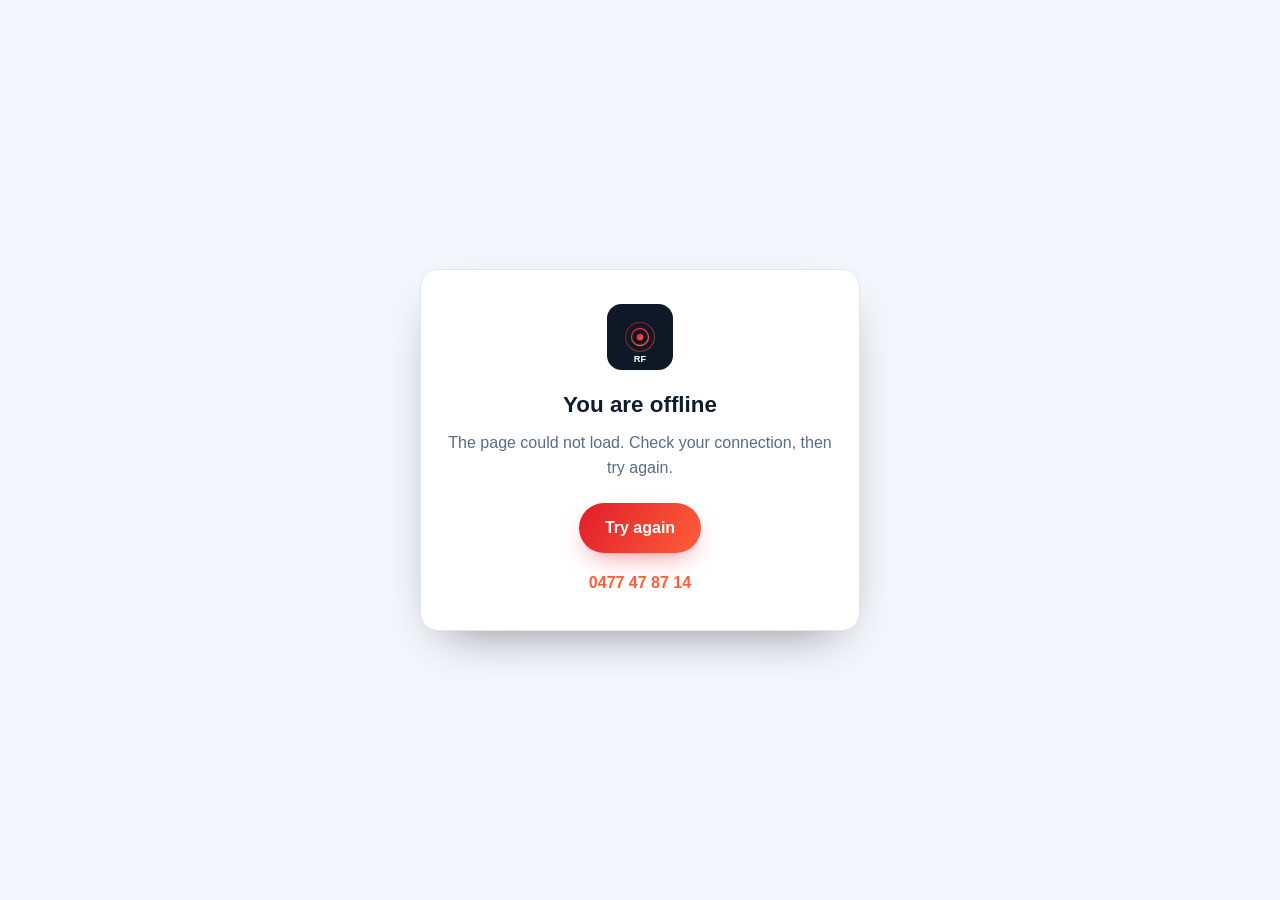
<file: hors-ligne.html>
<!DOCTYPE html>
<html lang="fr">
<head>
<meta charset="UTF-8" />
<meta name="viewport" content="width=device-width, initial-scale=1.0, viewport-fit=cover" />
<meta name="robots" content="noindex" />
<meta name="theme-color" content="#e11d2a" />
<title>Hors ligne - RF Impact</title>
<style>
  :root{ --bg:#0b1220; --card:#16233a; --line:#243450; --text:#eaf1fb; --muted:#9fb0c3; --red:#e11d2a; --red2:#ff5e3a; }
  @media (prefers-color-scheme:light){ :root{ --bg:#f4f7fc; --card:#ffffff; --line:#dde6f2; --text:#0f1c2e; --muted:#5a6b85; } }
  *{box-sizing:border-box}
  html,body{height:100%}
  body{margin:0;display:flex;align-items:center;justify-content:center;padding:24px;
    padding-top:calc(24px + env(safe-area-inset-top));padding-bottom:calc(24px + env(safe-area-inset-bottom));
    font-family:-apple-system,'Segoe UI',Roboto,Helvetica,Arial,sans-serif;background:var(--bg);color:var(--text);line-height:1.55}
  .box{max-width:440px;width:100%;text-align:center;background:var(--card);border:1px solid var(--line);
    border-radius:18px;padding:34px 26px;box-shadow:0 20px 50px -24px rgba(0,0,0,.5)}
  .logo{width:66px;height:66px;margin:0 auto 18px;display:block}
  h1{font-size:1.4rem;margin:0 0 .5rem}
  p{color:var(--muted);margin:0 0 1.4rem;font-size:1rem}
  .alt{color:var(--muted);font-size:.9rem;margin:.2rem 0 0}
  .alt b{color:var(--text);font-weight:600}
  button{font:inherit;font-weight:600;font-size:1rem;border:0;cursor:pointer;color:#fff;
    background:linear-gradient(120deg,var(--red),var(--red2));border-radius:999px;padding:.8rem 1.6rem;
    box-shadow:0 10px 26px -10px rgba(225,29,42,.6)}
  button:active{transform:translateY(1px)}
  .tel{display:block;margin-top:1.1rem;color:var(--red2);font-weight:600;text-decoration:none}
</style>
</head>
<body>
  <div class="box">
    <svg class="logo" viewBox="0 0 512 512" xmlns="http://www.w3.org/2000/svg" aria-hidden="true">
      <defs><linearGradient id="g" x1="0" y1="0" x2="1" y2="1"><stop offset="0" stop-color="#e11d2a"/><stop offset="1" stop-color="#ff5e3a"/></linearGradient></defs>
      <rect width="512" height="512" rx="112" fill="#0f1826"/>
      <circle cx="256" cy="256" r="26" fill="url(#g)"/>
      <circle cx="256" cy="256" r="66" fill="none" stroke="url(#g)" stroke-width="10"/>
      <circle cx="256" cy="256" r="112" fill="none" stroke="url(#g)" stroke-width="8" opacity=".55"/>
      <text x="256" y="452" font-family="Segoe UI,sans-serif" font-size="72" font-weight="700" fill="#fff" text-anchor="middle">RF</text>
    </svg>
    <h1 id="t"></h1>
    <p id="d"></p>
    <button id="retry" type="button"></button>
    <a class="tel" href="tel:+32477478714">0477 47 87 14</a>
  </div>
  <script>
    (function(){
      var T = {
        fr: { t:"Vous êtes hors ligne", d:"Impossible de charger la page. Vérifiez votre connexion, puis réessayez.", b:"Réessayer" },
        nl: { t:"U bent offline", d:"De pagina kan niet worden geladen. Controleer uw verbinding en probeer opnieuw.", b:"Opnieuw proberen" },
        en: { t:"You are offline", d:"The page could not load. Check your connection, then try again.", b:"Try again" }
      };
      var lang = "fr";
      try { lang = (localStorage.getItem("rf-lang") || (navigator.language || "fr").slice(0,2)).toLowerCase(); } catch(e){}
      if (!T[lang]) lang = "fr";
      var s = T[lang];
      document.documentElement.lang = lang;
      document.getElementById("t").textContent = s.t;
      document.getElementById("d").textContent = s.d;
      document.getElementById("retry").textContent = s.b;
      document.getElementById("retry").addEventListener("click", function(){ location.reload(); });
    })();
  </script>
</body>
</html>
</file>
<file: styles.css>
/* ============================================================
   RF Impact - Design System
   ============================================================ */
:root{
  --bg:        #0b1220;
  --bg-2:      #0f1826;
  --bg-3:      #131e30;
  --surface:   #16233a;
  --surface-2: #1b2c48;
  --line:      #243450;
  --text:      #eaf1fb;
  --text-2:    #a9b8cf;
  --muted:     #7d8ea9;
  --brand:     #e11d2a;
  --brand-2:   #ff5e3a;
  --accent:    #ff7a1a;
  --danger:    #ff6b57;
  --grad:      linear-gradient(120deg,#e11d2a,#ff5e3a);
  --grad-warm: linear-gradient(120deg,#ff8a3d,#ff6b57);
  --radius:    16px;
  --radius-sm: 10px;
  --shadow:    0 20px 50px -20px rgba(0,0,0,.6);
  --shadow-sm: 0 8px 24px -12px rgba(0,0,0,.5);
  --maxw:      1140px;
  --ease:      cubic-bezier(.22,.61,.36,1);
}

*,*::before,*::after{box-sizing:border-box}
html{scroll-behavior:smooth;scroll-padding-top:82px;-webkit-text-size-adjust:100%}
body{
  margin:0;font-family:'Inter',system-ui,-apple-system,'Segoe UI',sans-serif;
  color:var(--text);background:var(--bg);line-height:1.6;
  -webkit-font-smoothing:antialiased;overflow-x:hidden;
}
h1,h2,h3,h4{font-family:'Space Grotesk','Inter',sans-serif;line-height:1.15;margin:0 0 .5em;font-weight:700;letter-spacing:-.01em}
h1{font-size:clamp(2rem,5vw,3.4rem)}
h2{font-size:clamp(1.6rem,3.5vw,2.5rem)}
h3{font-size:1.15rem}
p{margin:0 0 1rem}
a{color:inherit;text-decoration:none}
img{max-width:100%;display:block}
ul,ol{margin:0;padding:0;list-style:none}

.container{width:100%;max-width:var(--maxw);margin:0 auto;padding:0 22px}
.container-narrow{max-width:800px}
.eyebrow{display:inline-block;font-size:.78rem;font-weight:600;letter-spacing:.14em;text-transform:uppercase;
  color:var(--brand-2);margin-bottom:.9rem}

.skip-link{position:absolute;left:-999px;top:0;background:var(--brand);color:#fff;padding:.6rem 1rem;z-index:200;border-radius:0 0 8px 0}
.skip-link:focus{left:0}

/* ---------- Buttons ---------- */
.btn{display:inline-flex;align-items:center;justify-content:center;gap:.5rem;
  font-weight:600;font-size:.98rem;padding:.85rem 1.5rem;border-radius:999px;cursor:pointer;
  border:1px solid transparent;transition:transform .2s var(--ease),box-shadow .2s var(--ease),background .2s;white-space:nowrap}
.btn:active{transform:translateY(1px)}
.btn-primary{background:var(--grad);color:#ffffff;box-shadow:0 10px 30px -10px rgba(255,94,58,.6)}
.btn-primary:hover{transform:translateY(-2px);box-shadow:0 16px 36px -10px rgba(255,94,58,.7)}
.btn-ghost{background:rgba(255,255,255,.04);color:var(--text);border-color:var(--line)}
.btn-ghost:hover{background:rgba(255,255,255,.09);border-color:var(--brand)}
.btn-sm{padding:.55rem 1rem;font-size:.9rem}
.btn-block{width:100%}

/* ---------- Header ---------- */
.site-header{position:sticky;top:0;z-index:100;background:rgba(11,18,32,.72);
  backdrop-filter:saturate(160%) blur(14px);border-bottom:1px solid transparent;transition:border-color .3s,background .3s;
  padding-top:env(safe-area-inset-top);padding-left:env(safe-area-inset-left);padding-right:env(safe-area-inset-right)}
.site-header.scrolled{border-bottom-color:var(--line);background:rgba(11,18,32,.9)}
.header-inner{display:flex;align-items:center;justify-content:space-between;gap:1rem;height:72px}
.brand{display:inline-flex;color:var(--text)}
.brand-logo{height:44px;width:auto;display:block}
.main-nav{display:flex;gap:1.5rem}
.main-nav a{font-size:.94rem;font-weight:500;color:var(--text-2);position:relative;padding:.25rem 0;transition:color .2s}
.main-nav a::after{content:"";position:absolute;left:0;bottom:-2px;width:0;height:2px;background:var(--grad);transition:width .25s var(--ease)}
.main-nav a:hover{color:var(--text)}
.main-nav a:hover::after{width:100%}
.header-actions{display:flex;align-items:center;gap:.75rem}
.lang-switch{display:inline-flex;background:rgba(255,255,255,.05);border:1px solid var(--line);border-radius:999px;overflow:hidden}
.lang-switch button{background:none;border:0;color:var(--muted);font-weight:600;font-size:.8rem;padding:.4rem .6rem;cursor:pointer;transition:.2s}
.lang-switch button.is-active{background:var(--grad);color:#ffffff}
.nav-toggle{display:none;flex-direction:column;gap:5px;background:none;border:0;cursor:pointer;padding:8px}
.nav-toggle span{width:24px;height:2px;background:var(--text);border-radius:2px;transition:.3s}
.nav-toggle[aria-expanded="true"] span:nth-child(1){transform:translateY(7px) rotate(45deg)}
.nav-toggle[aria-expanded="true"] span:nth-child(2){opacity:0}
.nav-toggle[aria-expanded="true"] span:nth-child(3){transform:translateY(-7px) rotate(-45deg)}

/* ---------- Hero ---------- */
.hero{position:relative;overflow:hidden;padding:clamp(3rem,7vw,6rem) 0 clamp(3rem,6vw,5rem)}
.hero-bg{position:absolute;inset:0;z-index:0;
  background:
    radial-gradient(60% 60% at 80% 0%,rgba(255,94,58,.16),transparent 60%),
    radial-gradient(55% 55% at 10% 20%,rgba(225,29,42,.18),transparent 60%),
    linear-gradient(180deg,var(--bg-2),var(--bg));
}
.hero-bg::after{content:"";position:absolute;inset:0;opacity:.5;
  background-image:linear-gradient(var(--line) 1px,transparent 1px),linear-gradient(90deg,var(--line) 1px,transparent 1px);
  background-size:56px 56px;mask-image:radial-gradient(70% 60% at 50% 30%,#000,transparent 75%)}
.hero-inner{position:relative;z-index:1;display:grid;grid-template-columns:1.15fr .85fr;gap:3rem;align-items:center}
.hero-lead{font-size:1.12rem;color:var(--text-2);max-width:36ch}
.hero-cta{display:flex;flex-wrap:wrap;gap:.8rem;margin:1.6rem 0}
.hero-trust{display:flex;flex-wrap:wrap;align-items:center;gap:1.4rem;margin-top:1.4rem}
.rating-badge{display:inline-flex;align-items:center;gap:.5rem;background:var(--surface);border:1px solid var(--line);
  border-radius:999px;padding:.5rem .9rem;font-size:.9rem;box-shadow:var(--shadow-sm)}
.rating-badge strong{font-size:1rem}
.stars{color:#ffc848;letter-spacing:1px}
.stars.big{font-size:1.6rem}
.hero-usps{display:flex;flex-direction:column;gap:.3rem;font-size:.92rem;color:var(--text-2)}

.hero-visual{position:relative;display:flex;justify-content:center}
.hero-card{position:relative;width:min(360px,80vw);aspect-ratio:4/3;border-radius:24px;
  background:linear-gradient(145deg,var(--surface-2),var(--bg-3));border:1px solid var(--line);
  box-shadow:var(--shadow);display:flex;align-items:center;justify-content:center;overflow:hidden}
.ripple{width:60px;height:60px;border-radius:50%;background:var(--grad);position:relative}
.ripple::before,.ripple::after{content:"";position:absolute;inset:0;border-radius:50%;border:2px solid var(--brand-2);
  animation:ripple 2.6s var(--ease) infinite}
.ripple::after{animation-delay:1.3s}
@keyframes ripple{0%{transform:scale(1);opacity:.9}100%{transform:scale(4.2);opacity:0}}
.hero-card-label{position:absolute;bottom:16px;left:16px;font-size:.82rem;color:var(--text-2);
  background:rgba(0,0,0,.35);padding:.35rem .7rem;border-radius:8px;backdrop-filter:blur(4px)}

/* ---------- Stats ---------- */
.stats-bar{background:var(--bg-2);border-block:1px solid var(--line)}
.stats-grid{display:grid;grid-template-columns:repeat(4,1fr);gap:1rem;padding:1.6rem 22px}
.stat{text-align:center}
.stat strong{display:block;font-family:'Space Grotesk';font-size:clamp(1.6rem,4vw,2.3rem);
  background:var(--grad);-webkit-background-clip:text;background-clip:text;color:transparent}
.stat span{font-size:.82rem;color:var(--muted)}

/* ---------- Sections ---------- */
.section{padding:clamp(3rem,6vw,5.5rem) 0}
.section-alt{background:var(--bg-2)}
.section-dark{background:linear-gradient(180deg,var(--bg-3),var(--bg-2))}
.section-head{max-width:680px;margin:0 auto 2.6rem;text-align:center}
.section-head p{color:var(--text-2)}

/* ---------- Cards ---------- */
.cards{display:grid;grid-template-columns:repeat(auto-fit,minmax(280px,1fr));gap:1.2rem}
.cards-3{grid-template-columns:repeat(auto-fit,minmax(240px,1fr))}
.card{background:var(--surface);border:1px solid var(--line);border-radius:var(--radius);padding:1.6rem;
  transition:transform .25s var(--ease),border-color .25s,box-shadow .25s;position:relative;overflow:hidden}
.card::before{content:"";position:absolute;inset:0;background:var(--grad);opacity:0;transition:opacity .25s;
  -webkit-mask:linear-gradient(#000,#000);mix-blend-mode:overlay}
.card:hover{transform:translateY(-4px);border-color:rgba(225,29,42,.5);box-shadow:var(--shadow)}
.card-icon{font-size:1.8rem;width:52px;height:52px;display:grid;place-items:center;border-radius:14px;
  background:rgba(225,29,42,.12);margin-bottom:1rem}
.card p{color:var(--text-2);font-size:.95rem;margin:0}
.card-outline{background:transparent;border-style:solid}
.chip{display:inline-block;margin-top:1rem;font-size:.75rem;font-weight:600;color:var(--brand-2);
  border:1px solid var(--line);border-radius:999px;padding:.25rem .7rem}

/* ---------- Steps ---------- */
.steps{display:grid;grid-template-columns:repeat(auto-fit,minmax(220px,1fr));gap:1.2rem;counter-reset:s}
.step{background:var(--surface);border:1px solid var(--line);border-radius:var(--radius);padding:1.6rem;position:relative}
.step-num{display:grid;place-items:center;width:40px;height:40px;border-radius:12px;font-family:'Space Grotesk';
  font-weight:700;background:var(--grad);color:#ffffff;margin-bottom:.8rem}
.step p{color:var(--text-2);font-size:.92rem;margin:0}

/* ---------- Gallery before/after ---------- */
.ba-grid{display:grid;grid-template-columns:repeat(auto-fit,minmax(300px,1fr));gap:1.4rem}
.ba{margin:0;border-radius:var(--radius);overflow:hidden;border:1px solid var(--line);background:var(--bg-3);
  box-shadow:var(--shadow-sm)}
.ba-viewport{position:relative;aspect-ratio:4/3;overflow:hidden;cursor:ew-resize;user-select:none;touch-action:none}
.ba-viewport img{position:absolute;inset:0;width:100%;height:100%;object-fit:cover;pointer-events:none}
.ba-after-wrap{position:absolute;inset:0;width:50%;overflow:hidden;border-right:2px solid rgba(255,255,255,.85)}
.ba-after-wrap img{width:auto;min-width:1000%;max-width:none}
.ba-handle{position:absolute;top:0;bottom:0;left:50%;transform:translateX(-50%);width:40px;display:grid;place-items:center;pointer-events:none}
.ba-handle span{width:34px;height:34px;border-radius:50%;background:#fff;color:#0b1220;display:grid;place-items:center;
  font-size:.9rem;box-shadow:0 4px 12px rgba(0,0,0,.4)}
.ba figcaption{padding:.8rem 1rem;font-weight:600;font-size:.95rem}
.gallery-note{text-align:center;color:var(--muted);font-size:.85rem;margin-top:1.4rem}

/* ---------- Advantages ---------- */
.adv-inner{display:grid;grid-template-columns:.9fr 1.1fr;gap:3rem;align-items:start}
.adv-copy p{color:var(--text-2)}
.adv-list{display:grid;grid-template-columns:1fr 1fr;gap:1.1rem}
.adv-list li{display:flex;gap:.9rem;background:var(--surface);border:1px solid var(--line);border-radius:var(--radius-sm);padding:1.1rem}
.adv-ico{font-size:1.5rem;flex-shrink:0}
.adv-list h3{font-size:1rem;margin-bottom:.2rem}
.adv-list p{font-size:.86rem;color:var(--text-2);margin:0}

/* ---------- Story / timeline & values ---------- */
.timeline{display:grid;grid-template-columns:repeat(3,1fr);gap:1.2rem;margin:0 0 3rem;padding:0}
.tl-item{display:flex;gap:1rem;background:var(--surface);border:1px solid var(--line);border-radius:var(--radius);padding:1.5rem}
.tl-year{flex-shrink:0;min-width:56px;font-family:'Space Grotesk',sans-serif;font-weight:700;font-size:1.25rem;
  background:var(--grad);-webkit-background-clip:text;background-clip:text;color:transparent}
.tl-item h3{font-size:1.02rem;margin:0 0 .3rem}
.tl-item p{color:var(--text-2);font-size:.9rem;margin:0}
.values-head{text-align:center;font-size:1.4rem;margin:0 0 1.6rem}
.cards-4{grid-template-columns:repeat(auto-fit,minmax(220px,1fr))}

/* ---------- Team ---------- */
.team-grid{display:grid;grid-template-columns:repeat(auto-fit,minmax(260px,1fr));gap:1.4rem}
.team-card{background:var(--surface);border:1px solid var(--line);border-radius:var(--radius);padding:1.8rem;text-align:center;
  transition:transform .25s var(--ease),border-color .25s,box-shadow .25s}
.team-card:hover{transform:translateY(-4px);border-color:rgba(225,29,42,.5);box-shadow:var(--shadow)}
.avatar{width:96px;height:96px;margin:0 auto 1rem}
.avatar svg{width:100%;height:100%;display:block;border-radius:20px;box-shadow:var(--shadow-sm)}
.avatar-photo img{width:96px;height:96px;object-fit:cover;object-position:center 30%;border-radius:20px;display:block;box-shadow:var(--shadow-sm)}
.team-card h3{margin-bottom:.2rem}
.team-role{color:var(--brand-2);font-size:.88rem;font-weight:600;margin-bottom:.7rem}
.team-bio{color:var(--text-2);font-size:.9rem;margin:0}

/* ---------- GPS buttons ---------- */
.gps-intro{color:var(--text-2);font-size:.9rem;margin:0 0 .7rem}
.gps-buttons{display:flex;flex-wrap:wrap;gap:.6rem}
.gps-btn{display:inline-flex;align-items:center;gap:.45rem;background:var(--bg-2);border:1px solid var(--line);
  border-radius:999px;padding:.55rem .95rem;font-size:.88rem;font-weight:600;color:var(--text);transition:.2s}
.gps-btn:hover{border-color:var(--brand);transform:translateY(-1px);box-shadow:var(--shadow-sm)}
.gps-ico{width:17px;height:17px;flex-shrink:0;color:var(--brand)}

/* ---------- Reviews ---------- */
.rating-hero{display:flex;align-items:center;justify-content:center;gap:.7rem;margin-top:.6rem}
.rating-num{font-family:'Space Grotesk';font-size:2rem;font-weight:700}
.rating-sub{color:var(--muted);font-size:.9rem}
.reviews-grid{display:grid;grid-template-columns:repeat(auto-fit,minmax(280px,1fr));gap:1.2rem}
.review{margin:0;background:var(--surface);border:1px solid var(--line);border-radius:var(--radius);padding:1.5rem}
.review p{font-size:.98rem}
.review footer{color:var(--text-2);font-size:.85rem;font-weight:500}
.review footer .rev-stars{color:#ffc848;letter-spacing:1px}
.review footer .rev-date{color:var(--muted)}
.reviews-cta{text-align:center;margin-top:2rem}

/* ---------- Contact ---------- */
.contact-grid{display:grid;grid-template-columns:1.1fr .9fr;gap:2.2rem;align-items:start}
.quote-form{background:var(--surface);border:1px solid var(--line);border-radius:var(--radius);padding:1.6rem}
.field{margin-bottom:1.1rem}
.field-row{display:grid;grid-template-columns:1fr 1fr;gap:1rem}
.field label{display:block;font-size:.85rem;font-weight:600;margin-bottom:.4rem;color:var(--text-2)}
.field input,.field select,.field textarea{width:100%;background:var(--bg-2);border:1px solid var(--line);color:var(--text);
  border-radius:var(--radius-sm);padding:.7rem .85rem;font:inherit;font-size:.95rem;transition:border-color .2s,box-shadow .2s}
.field input:focus,.field select:focus,.field textarea:focus{outline:none;border-color:var(--brand);box-shadow:0 0 0 3px rgba(225,29,42,.2)}
.field small{display:block;color:var(--muted);font-size:.78rem;margin-top:.35rem}
.field textarea{resize:vertical}
.consent{display:flex;align-items:flex-start;gap:.6rem;font-size:.85rem;color:var(--text-2);margin-bottom:1.1rem;cursor:pointer}
.consent input{margin-top:.2rem}
.form-status{margin:.8rem 0 0;font-size:.9rem;min-height:1.2em}
.form-status.ok{color:#4ade80}
.form-status.err{color:var(--danger)}

.contact-info{display:flex;flex-direction:column;gap:1.4rem}
.info-block h3{font-size:1.05rem;margin-bottom:.6rem}
.info-list li{display:flex;justify-content:space-between;gap:.6rem;padding:.4rem 0;border-bottom:1px solid var(--line);font-size:.92rem;color:var(--text-2)}
.info-list li:last-child{border-bottom:0}
.info-list a{color:var(--text);border-bottom:1px solid transparent}
.info-list a:hover{border-color:var(--brand-2)}
.contact-lines li{justify-content:flex-start;gap:.65rem;align-items:center}
.li-ico{width:17px;height:17px;flex-shrink:0;color:var(--brand)}
.hours-status{display:inline-flex;align-items:center;gap:.5rem;font-size:.88rem;font-weight:600;margin-bottom:.8rem;
  padding:.42rem .85rem;border-radius:999px;border:1px solid var(--line);background:var(--bg-2)}
.hs-dot{width:9px;height:9px;border-radius:50%;background:var(--muted);flex-shrink:0}
.hours-status.is-open{color:#16a34a}
.hours-status.is-open .hs-dot{background:#22c55e;box-shadow:0 0 0 3px rgba(34,197,94,.22)}
.hours-status.is-closed{color:var(--danger)}
.hours-status.is-closed .hs-dot{background:var(--danger)}
.hours-status.is-soon{color:#d97706}
.hours-status.is-soon .hs-dot{background:#f59e0b;box-shadow:0 0 0 3px rgba(245,158,11,.22)}
.hours-list strong{text-align:right;font-weight:600}
.hours-list li.is-today{color:var(--text)}
.hours-list li.is-today strong{color:var(--brand)}
.map-wrap{border-radius:var(--radius);overflow:hidden;border:1px solid var(--line);height:260px}
.map-wrap iframe{width:100%;height:100%;border:0;filter:grayscale(.3) contrast(1.05)}

/* ---------- FAQ ---------- */
.faq-list{display:flex;flex-direction:column;gap:.8rem}
.faq-item{background:var(--surface);border:1px solid var(--line);border-radius:var(--radius-sm);overflow:hidden}
.faq-item summary{list-style:none;cursor:pointer;padding:1.1rem 1.3rem;font-weight:600;display:flex;justify-content:space-between;align-items:center;gap:1rem}
.faq-item summary::-webkit-details-marker{display:none}
.faq-item summary::after{content:"+";font-size:1.4rem;color:var(--brand-2);transition:transform .25s}
.faq-item[open] summary::after{transform:rotate(45deg)}
.faq-a{padding:0 1.3rem 1.2rem}
.faq-a p{color:var(--text-2);margin:0}

/* ---------- Footer ---------- */
.site-footer{background:var(--bg-2);border-top:1px solid var(--line);padding:3rem 0 1.5rem;margin-bottom:64px}
.footer-grid{display:grid;grid-template-columns:1.5fr 1fr 1fr 1fr;gap:2rem}
.footer-brand{color:var(--text)}
.footer-brand .brand-logo{height:46px;margin-bottom:.8rem}
.footer-brand p{color:var(--muted);font-size:.9rem;max-width:30ch}
.footer-col h4{font-size:.95rem;margin-bottom:.9rem}
.footer-col a,.footer-col p{display:block;color:var(--text-2);font-size:.9rem;margin-bottom:.5rem;transition:color .2s}
.footer-col a:hover{color:var(--brand-2)}
.footer-bottom{display:flex;justify-content:space-between;flex-wrap:wrap;gap:.6rem;margin-top:2rem;padding-top:1.4rem;
  border-top:1px solid var(--line);color:var(--muted);font-size:.82rem}
.footer-credit a{color:var(--brand-2);font-weight:600;border-bottom:1px solid transparent;transition:border-color .2s}
.footer-credit a:hover{border-color:var(--brand-2)}

/* ---------- Mobile action bar ---------- */
.mobile-bar{position:fixed;bottom:0;left:0;right:0;z-index:90;display:none;align-items:flex-end;
  background:rgba(13,20,33,.82);backdrop-filter:saturate(160%) blur(16px);border-top:1px solid var(--line);
  padding-bottom:env(safe-area-inset-bottom)}
.mbtn{flex:1;display:flex;flex-direction:column;align-items:center;gap:5px;padding:.6rem 0 .5rem;
  font-size:.68rem;font-weight:600;letter-spacing:.01em;color:var(--text-2);transition:color .2s}
.mbtn-ico{width:23px;height:23px}
.mbtn:active{color:var(--brand-2)}
.mbtn-accent{color:var(--brand-2)}
.mbtn-fab{display:grid;place-items:center;width:46px;height:46px;border-radius:16px;margin-top:-24px;
  background:var(--grad);color:#ffffff;border:3px solid var(--bg);
  box-shadow:0 10px 22px -8px rgba(255,94,58,.65)}
.mbtn-fab svg{width:23px;height:23px}

/* ---------- Install button ---------- */
.install-btn{position:fixed;right:calc(16px + env(safe-area-inset-right));bottom:calc(80px + env(safe-area-inset-bottom));
  z-index:95;background:var(--grad);color:#ffffff;border:0;
  border-radius:999px;padding:.7rem 1.1rem;font-weight:600;font-size:.85rem;cursor:pointer;box-shadow:var(--shadow)}
.install-btn[hidden]{display:none}

/* ---------- Reveal animation ---------- */
[data-reveal]{opacity:0;transform:translateY(24px);transition:opacity .6s var(--ease),transform .6s var(--ease)}
[data-reveal].in{opacity:1;transform:none}

/* ============================================================
   Responsive
   ============================================================ */
@media (max-width:960px){
  .hero-inner{grid-template-columns:1fr;gap:2rem}
  .hero-visual{order:-1}
  .adv-inner{grid-template-columns:1fr;gap:2rem}
  .contact-grid{grid-template-columns:1fr}
  .footer-grid{grid-template-columns:1fr 1fr}
  .timeline{grid-template-columns:1fr}
  .main-nav{position:fixed;inset:72px 0 auto 0;flex-direction:column;background:var(--bg-2);
    border-bottom:1px solid var(--line);padding:1rem 22px;gap:.2rem;transform:translateY(-120%);
    transition:transform .3s var(--ease);box-shadow:var(--shadow)}
  .main-nav.open{transform:translateY(0)}
  .main-nav a{padding:.8rem 0;border-bottom:1px solid var(--line)}
  .nav-toggle{display:flex}
}
@media (max-width:760px){
  .header-actions .btn-sm{display:none}
  .stats-grid{grid-template-columns:1fr 1fr}
  .adv-list{grid-template-columns:1fr}
  .field-row{grid-template-columns:1fr}
  .mobile-bar{display:flex}
  .footer-grid{grid-template-columns:1fr}
  .footer-bottom{justify-content:center;text-align:center}
}

@media (prefers-reduced-motion:reduce){
  *,*::before,*::after{animation-duration:.001ms!important;transition-duration:.001ms!important;scroll-behavior:auto!important}
  [data-reveal]{opacity:1;transform:none}
}

/* ---------- Light theme ---------- */
@media (prefers-color-scheme:light){
  :root{
    --bg:#f4f7fc;--bg-2:#ffffff;--bg-3:#eef3fa;--surface:#ffffff;--surface-2:#f0f5fc;
    --line:#dde6f2;--text:#0f1c2e;--text-2:#405671;--muted:#6b7d94;
    --shadow:0 20px 50px -24px rgba(20,40,80,.25);--shadow-sm:0 8px 24px -14px rgba(20,40,80,.2);
  }
  .site-header{background:rgba(255,255,255,.8)}
  .site-header.scrolled{background:rgba(255,255,255,.95)}
  .hero-bg{background:radial-gradient(60% 60% at 80% 0%,rgba(255,94,58,.14),transparent 60%),
    radial-gradient(55% 55% at 10% 20%,rgba(225,29,42,.14),transparent 60%),linear-gradient(180deg,#fff,var(--bg))}
  .btn-primary{color:#fff}
  .stat strong,.eyebrow{filter:none}
  .mobile-bar{background:rgba(255,255,255,.96)}
}
</file>
